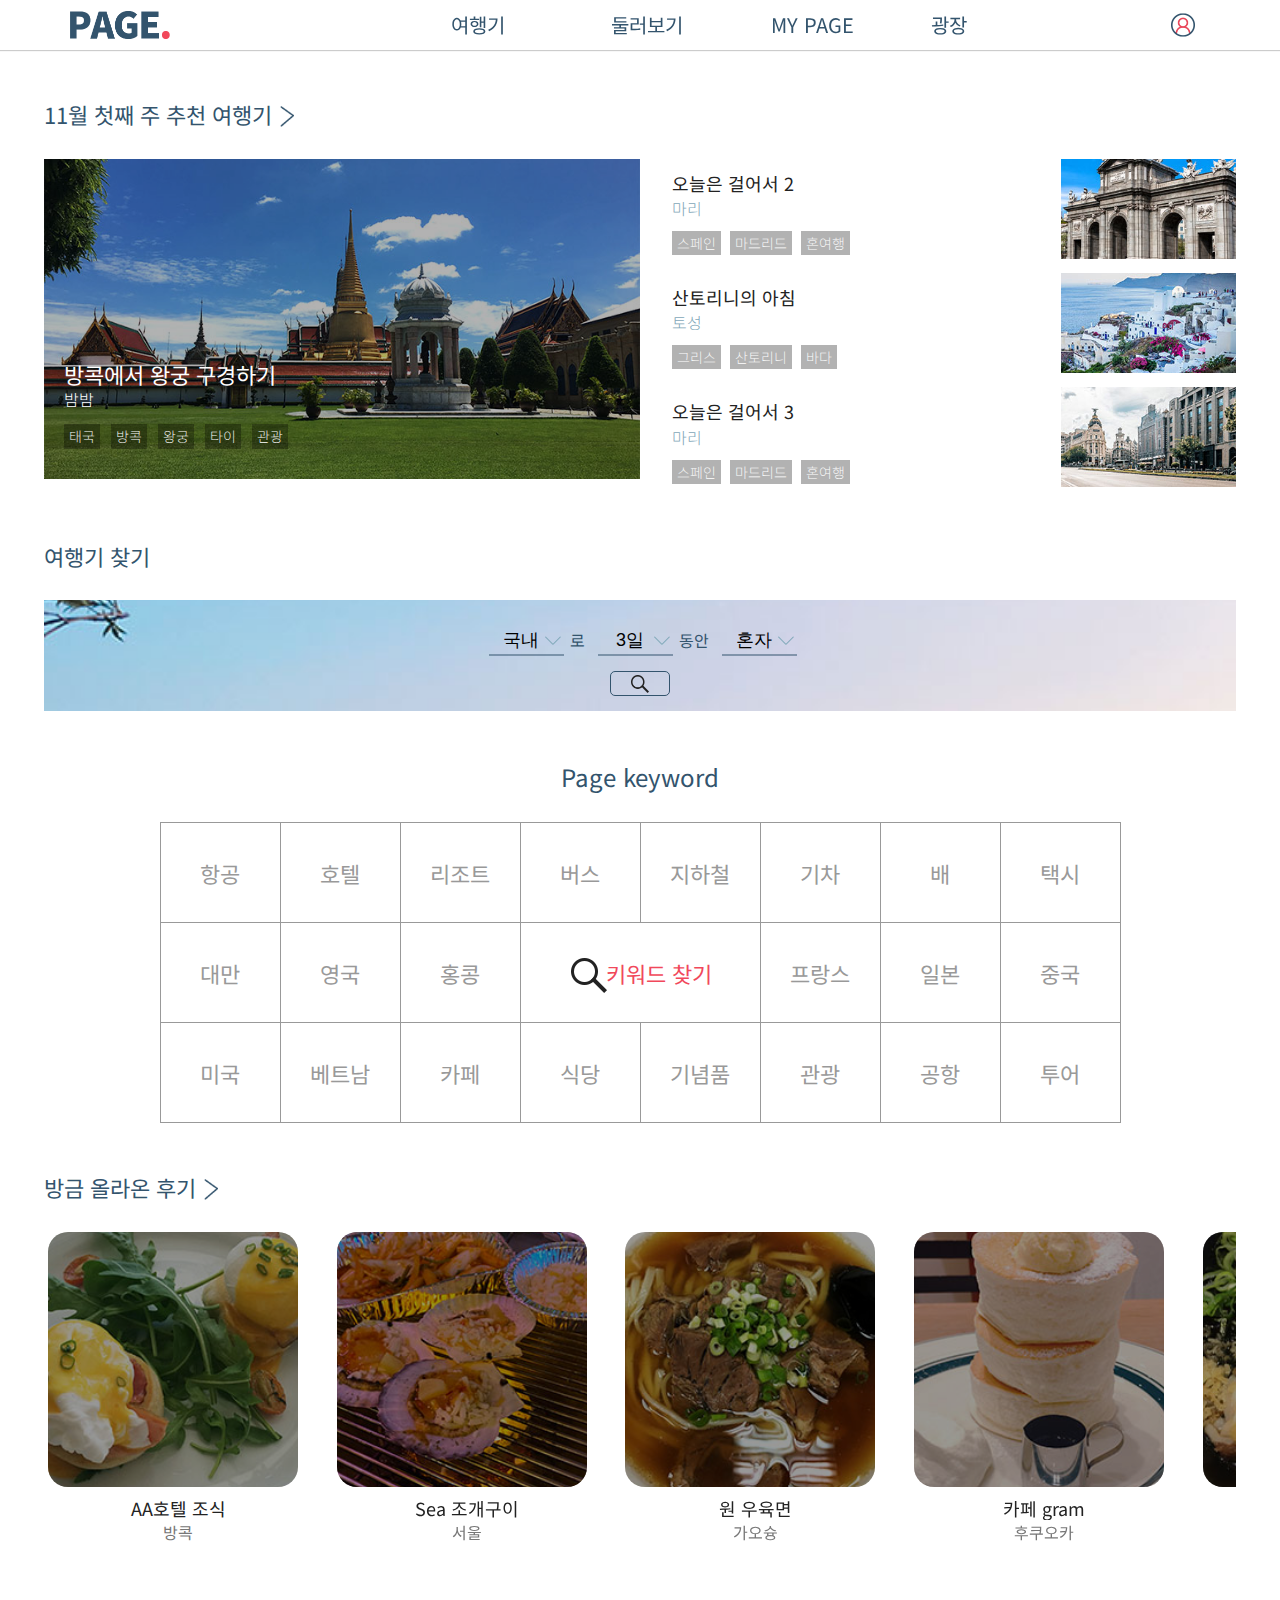
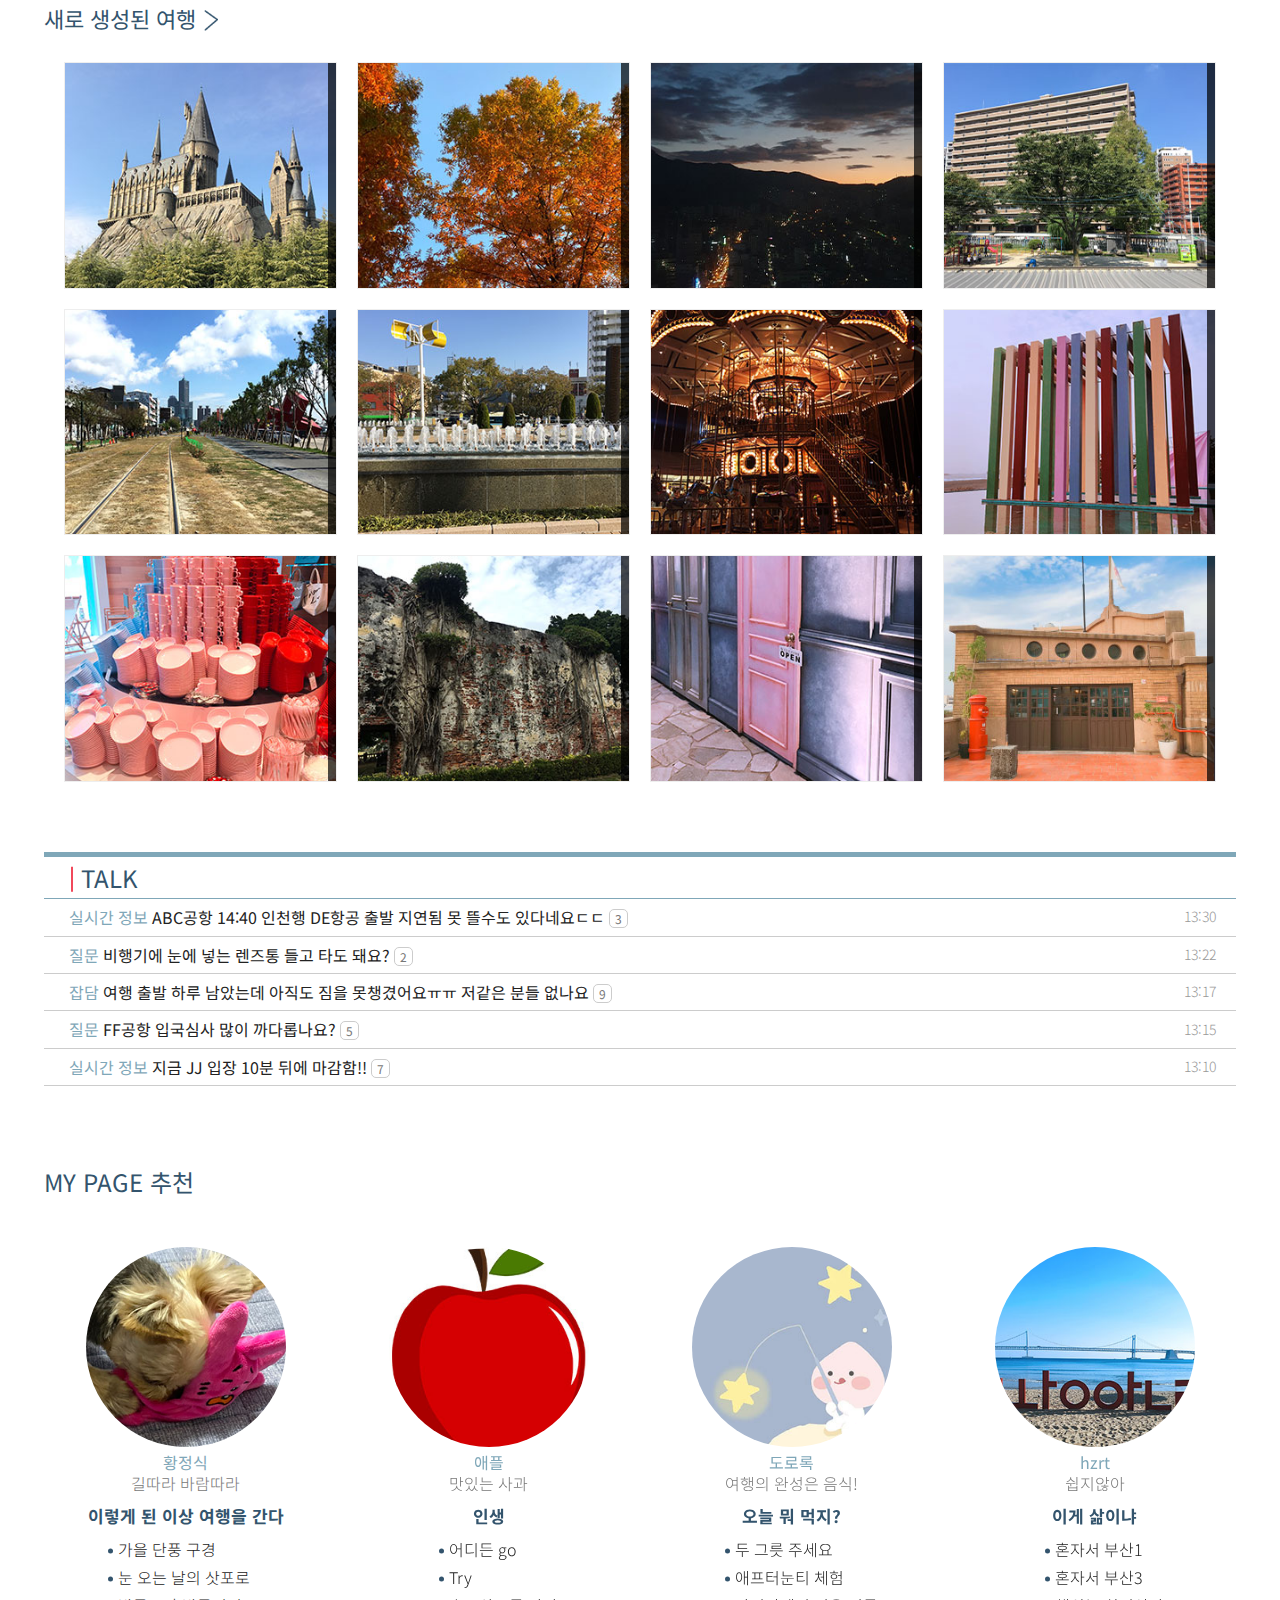
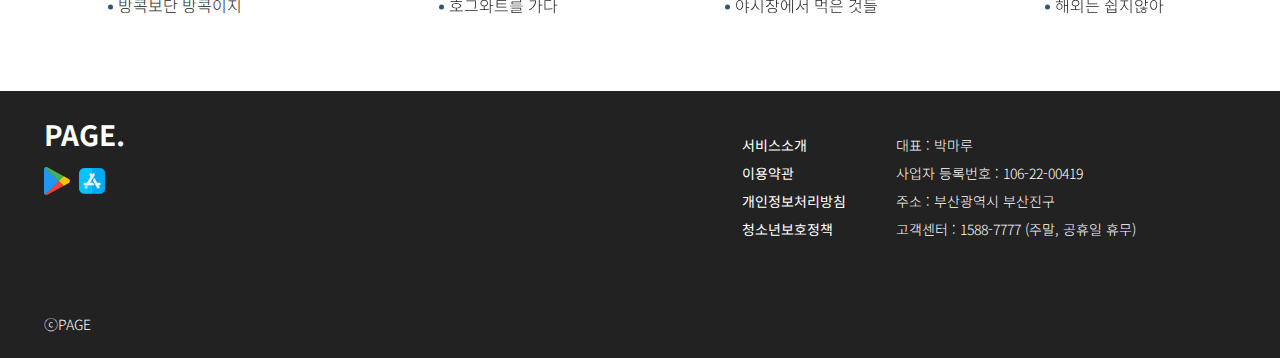
<file: index.html>
<!DOCTYPE html>
<html lang="ko">
<head>
  <meta charset="UTF-8">
  <meta http-equiv="X-UA-Compatible" content="IE=edge">
  <meta name="viewport" content="width=device-width, initial-scale=1.0">
  <title>Page - 여행의 시작과 끝</title>
  <link href="css/import.css" rel="stylesheet">
  <script src="js/jquery-1.12.3.js"></script>
  <script src="js/swiper-bundle.min.js"></script>
  <script src="js/script.js"></script>
  <!--[if lt IE 9]>
    <script src="js/html5shiv-printshiv.min.js"></script>
  <![endif]-->
  <!-- Favicon-->
  <link rel="icon" type="image/x-icon" href="img/icon_page.ico">
</head>
<body>
  <div id="wrap">
    <form action="" method="">
      <header>
        <div class="inner">
          <h1><a href="index.html" class="hidden">PAGE</a></h1>
          <div class="btnBox">
            <button type="button" class="btn_open hidden">메뉴열기</button>
            <button type="button" class="btn_close hidden">메뉴닫기</button>
            <button type="button" class="btn_login hidden">로그인</button>
          </div><!--.btnBox-->
          <div class="navbg"></div>
          <nav>
            <h2>메인 네비게이션</h2>
            <ul class="mainMenu">
              <li>
                <h3><a href="sub_travel.html">여행기</a></h3>
                <ul class="subMenu">
                  <li><a href="sub_travel.html">추천 여행기</a></li>
                  <!-- <li><a href="#">후기</a></li>
                  <li><a href="#">일정표</a></li> -->
                </ul>
              </li>
              <li>
                <h3><a href="sub_look.html">둘러보기</a></h3>
                <ul class="subMenu">
                  <li><a href="sub_look.html">후기</a></li>
                </ul>
              </li>
              <li>
                <h3><a href="sub_mypage.html">MY PAGE</a></h3>
                <ul class="subMenu">
                  <li><a href="sub_mypage.html">내 여행모음</a></li>
                  <!-- <li><a href="#">일정표 관리</a></li>
                  <li><a href="#">책갈피 목록</a></li> -->
                </ul>
              </li>
              <li>
                <h3><a href="sub_talk.html">광장</a></h3>
                <ul class="subMenu">
                  <li><a href="sub_talk.html">Talk</a></li>
                  <!-- <li><a href="#">공지사항</a></li>
                  <li><a href="#">Event</a></li> -->
                </ul>
              </li>
            </ul>
          </nav>
        </div><!--.inner-->
      </header>

      <div id="container">
        <section class="week">
          <div class="inner">
            <h4><a href="sub_travel.html">11월 첫째 주 추천 여행기</a></h4>
            <div class="week_wrap clear">
              <div class="week_big">
                <a href="sub_travel_post.html">
                  <div class="img_box">
                    <img src="img/week_big.jpg" alt="게시글 대표이미지">
                  </div><!--.img_box-->
                  <div class="txt_box">
                    <h5><a href="sub_travel_post.html">방콕에서 왕궁 구경하기</a></h5>
                    <span class="name"><a href="sub_mypage.html">밤밤</a></span>
                    <ul>
                      <li><a href="#">태국</a></li>
                      <li><a href="#">방콕</a></li>
                      <li><a href="#">왕궁</a></li>
                      <li><a href="#">타이</a></li>
                      <li><a href="#">관광</a></li>
                    </ul>
                  </div><!--.txt_box-->
                </a>
              </div><!--.week_big-->
              <div class="week_small">
                <div class="week_s1 clear">
                  <div class="txt_box">
                    <h5><a href="#">오늘은 걸어서 2</a></h5>
                    <span class="name"><a href="#">마리</a></span>
                    <ul>
                      <li><a href="#">스페인</a></li>
                      <li><a href="#">마드리드</a></li>
                      <li><a href="#">혼여행</a></li>
                    </ul>
                  </div><!--.txt_box-->
                  <div class="img_box">
                    <a href="#"><img src="img/week_small01.jpg" alt="게시글 대표이미지"></a>
                  </div><!--.img_box-->
                </div><!--.week_s1-->
                <div class="week_s2 clear">
                  <div class="txt_box">
                    <h5><a href="#">산토리니의 아침</a></h5>
                    <span class="name"><a href="#">토성</a></span>
                    <ul>
                      <li><a href="#">그리스</a></li>
                      <li><a href="#">산토리니</a></li>
                      <li><a href="#">바다</a></li>
                    </ul>
                  </div><!--.txt_box-->
                  <div class="img_box">
                    <a href="#"><img src="img/week_small02.jpg" alt="게시글 대표이미지"></a>
                  </div><!--.img_box-->
                </div><!--.week_s2-->
                <div class="week_s3 clear">
                  <div class="txt_box">
                    <h5><a href="#">오늘은 걸어서 3</a></h5>
                    <span class="name"><a href="#">마리</a></span>
                    <ul>
                      <li><a href="#">스페인</a></li>
                      <li><a href="#">마드리드</a></li>
                      <li><a href="#">혼여행</a></li>
                    </ul>
                  </div><!--.txt_box-->
                  <div class="img_box">
                    <a href="#"><img src="img/week_small03.jpg" alt="게시글 대표이미지"></a>
                  </div><!--.img_box-->
                </div><!--.week_s3-->
              </div><!--.week_small-->
            </div><!--.week_wrap-->
          </div><!--.inner-->
        </section><!--.week-->

        <section class="search">
          <div class="inner">
            <h4>여행기 찾기</h4>
            <div class="s_box">
              <ul>
                <li>
                  <select name="country">
                    <option value="c_all">전체</option>
                    <option value="internal" selected>국내</option>
                    <option value="overseas">해외</option>
                  </select>
                  <span>로</span>
                </li>
                <li>
                  <select name="day">
                    <option value="d_all">전체</option>
                    <option value="d1">1일</option>
                    <option value="d2">2일</option>
                    <option value="d3" selected>3일</option>
                    <option value="d4">4일</option>
                    <option value="d5">5일</option>
                    <option value="d6">6일</option>
                    <option value="d7">7일</option>
                    <option value="d8">8일</option>
                    <option value="d9">9일</option>
                    <option value="d10">10일 이상</option>
                  </select>
                  <span>동안</span>
                </li>
                <li>
                  <select name="with">
                    <option value="w_all">전체</option>
                    <option value="alone" selected>혼자</option>
                    <option value="family">가족</option>
                    <option value="friend">친구</option>
                    <option value="couple">애인</option>
                  </select>
                </li>
              </ul>
              <button type="button" class="btn_sch hidden">검색</button>
            </div><!--.s_box-->
          </div><!--.inner-->
        </section><!--.search-->

        <section class="keyword">
          <div class="inner">
            <h4>Page keyword</h4>
            <div class="k_wrap">
              <ul class="clear">
                <li><a href="#">항공</a></li>
                <li><a href="#">호텔</a></li>
                <li><a href="#">리조트</a></li>
                <li><a href="#">버스</a></li>
                <li><a href="#">지하철</a></li>
                <li><a href="#">기차</a></li>
                <li><a href="#">배</a></li>
                <li><a href="#">택시</a></li>
                <li><a href="#">대만</a></li>
                <li><a href="#">영국</a></li>
                <li><a href="#">홍콩</a></li>
                <li><a href="#" class="k_sch">키워드 찾기</a></li>
                <li><a href="#">프랑스</a></li>
                <li><a href="#">일본</a></li>
                <li><a href="#">중국</a></li>
                <li><a href="#">미국</a></li>
                <li><a href="#">베트남</a></li>
                <li><a href="#">카페</a></li>
                <li><a href="#">식당</a></li>
                <li><a href="#">기념품</a></li>
                <li><a href="#">관광</a></li>
                <li><a href="#">공항</a></li>
                <li><a href="#">투어</a></li>
              </ul>
            </div><!--.k_wrap-->
          </div><!--.inner-->
        </section><!--.keyword-->

        <section class="review">
          <div class="inner">
            <h4><a href="#">방금 올라온 후기</a></h4>
            <div class="r_box_wrap">
              <!-- Swiper -->
              <div class="swiper mySwiper_rv">
                <div class="swiper-wrapper">
                  <div class="swiper-slide rvList">
                    <a href="#">
                      <div class="img_box">
                        <img src="img/review01.jpg" alt="리뷰이미지">
                      </div><!--.img_box-->
                      <div class="txt_box">
                        <strong>AA호텔 조식</strong>
                        <span>방콕</span>
                      </div><!--.txt_box-->
                    </a>
                  </div>
                  <div class="swiper-slide rvList">
                    <a href="#">
                      <div class="img_box">
                        <img src="img/review02.jpg" alt="리뷰이미지">
                      </div><!--.img_box-->
                      <div class="txt_box">
                        <strong>Sea 조개구이</strong>
                        <span>서울</span>
                      </div><!--.txt_box-->
                    </a>
                  </div>
                  <div class="swiper-slide rvList">
                    <a href="#">
                      <div class="img_box">
                        <img src="img/review03.jpg" alt="리뷰이미지">
                      </div><!--.img_box-->
                      <div class="txt_box">
                        <strong>원 우육면</strong>
                        <span>가오슝</span>
                      </div><!--.txt_box-->
                    </a>
                  </div>
                  <div class="swiper-slide rvList">
                    <a href="#">
                      <div class="img_box">
                        <img src="img/review04.jpg" alt="리뷰이미지">
                      </div><!--.img_box-->
                      <div class="txt_box">
                        <strong>카페 gram</strong>
                        <span>후쿠오카</span>
                      </div><!--.txt_box-->
                    </a>
                  </div>
                  <div class="swiper-slide rvList">
                    <a href="#">
                      <div class="img_box">
                        <img src="img/review05.jpg" alt="리뷰이미지">
                      </div><!--.img_box-->
                      <div class="txt_box">
                        <strong>갈비우동</strong>
                        <span>후쿠오카</span>
                      </div><!--.txt_box-->
                    </a>
                  </div>
                  <div class="swiper-slide rvList">
                    <a href="#">
                      <div class="img_box">
                        <img src="img/review06.jpg" alt="리뷰이미지">
                      </div><!--.img_box-->
                      <div class="txt_box">
                        <strong>흑당버블티</strong>
                        <span>타이베이</span>
                      </div><!--.txt_box-->
                    </a>
                  </div>
                  <div class="swiper-slide rvList">
                    <a href="#">
                      <div class="img_box">
                        <img src="img/review07.jpg" alt="리뷰이미지">
                      </div><!--.img_box-->
                      <div class="txt_box">
                        <strong>화덕피자</strong>
                        <span>부산</span>
                      </div><!--.txt_box-->
                    </a>
                  </div>
                  <div class="swiper-slide rvList">
                    <a href="#">
                      <div class="img_box">
                        <img src="img/review08.jpg" alt="리뷰이미지">
                      </div><!--.img_box-->
                      <div class="txt_box">
                        <strong>리코타치즈 수플레 팬케이크</strong>
                        <span>서울 마포구</span>
                      </div><!--.txt_box-->
                    </a>
                  </div>
                </div>
                <!-- <div class="swiper-button-next"></div>
                <div class="swiper-button-prev"></div> -->
                <div class="swiper-scrollbar"></div>
              </div>
            </div><!--.r_box_wrap-->
          </div><!--.inner-->
        </section><!--.review-->

        <section class="travel">
          <div class="inner">
            <h4><a href="sub_travel.html">새로 생성된 여행</a></h4>
            <div class="trv_wrap">
              <div class="trv_box t01">
                <div class="img_box">
                  <a href="#"><img src="img/new01.jpg" alt="게시물 커버이미지"></a>
                </div><!--.img_box-->
                <div class="txt_box">
                  <h5><a href="#" class="title">호그와트를 가다</a></h5>
                  <ul class="trv_info">
                    <li>21.11.17 ~ 21.11.20</li>
                    <li>오사카</li>
                    <li>3명</li>
                  </ul>
                  <div class="trv_pf">
                    <div class="img_box"><img src="img/pf_s01.jpg" alt="작은 프로필이미지"></div>
                    <a href="#" class="user_name">애플</a>
                  </div><!--.trv_pf-->
                </div><!--.txt_box-->
              </div><!--.trv_box t01-->
              <div class="trv_box t02">
                <div class="img_box">
                  <a href="#"><img src="img/new02.jpg" alt="게시물 커버이미지"></a>
                </div><!--.img_box-->
                <div class="txt_box">
                  <h5><a href="#" class="title">가을 단풍구경</a></h5>
                  <ul class="trv_info">
                    <li>21.11.17 ~ 21.11.20</li>
                    <li>지리산</li>
                    <li>4명</li>
                  </ul>
                  <div class="trv_pf">
                    <div class="img_box"><img src="img/pf_s02.jpg" alt="작은 프로필이미지"></div>
                    <a href="#" class="user_name">트리체</a>
                  </div><!--.trv_pf-->
                </div><!--.txt_box-->
              </div><!--.trv_box t02-->
              <div class="trv_box t03">
                <div class="img_box">
                  <a href="#"><img src="img/new03.jpg" alt="게시물 커버이미지"></a>
                </div><!--.img_box-->
                <div class="txt_box">
                  <h5><a href="#" class="title">밤하늘</a></h5>
                  <ul class="trv_info">
                    <li>21.11.17 ~ 21.11.20</li>
                    <li>부산</li>
                    <li>2명</li>
                  </ul>
                  <div class="trv_pf">
                    <div class="img_box"><img src="img/pf_s03.jpg" alt="작은 프로필이미지"></div>
                    <a href="#" class="user_name">cookie</a>
                  </div><!--.trv_pf-->
                </div><!--.txt_box-->
              </div><!--.trv_box t03-->
              <div class="trv_box t04">
                <div class="img_box">
                  <a href="#"><img src="img/new04.jpg" alt="게시물 커버이미지"></a>
                </div><!--.img_box-->
                <div class="txt_box">
                  <h5><a href="#" class="title">맛집투어 - 후쿠오카편</a></h5>
                  <ul class="trv_info">
                    <li>21.11.17 ~ 21.11.20</li>
                    <li>후쿠오카</li>
                    <li>1명</li>
                  </ul>
                  <div class="trv_pf">
                    <div class="img_box"><img src="img/pf_s04.jpg" alt="작은 프로필이미지"></div>
                    <a href="#" class="user_name">도로록</a>
                  </div><!--.trv_pf-->
                </div><!--.txt_box-->
              </div><!--.trv_box t04-->
              <div class="trv_box t05">
                <div class="img_box">
                  <a href="#"><img src="img/new05.jpg" alt="게시물 커버이미지"></a>
                </div><!--.img_box-->
                <div class="txt_box">
                  <h5><a href="#" class="title">보얼예술특구</a></h5>
                  <ul class="trv_info">
                    <li>21.11.17 ~ 21.11.20</li>
                    <li>가오슝</li>
                    <li>2명</li>
                  </ul>
                  <div class="trv_pf">
                    <div class="img_box"><img src="img/pf_s05.jpg" alt="작은 프로필이미지"></div>
                    <a href="#" class="user_name">황정식</a>
                  </div><!--.trv_pf-->
                </div><!--.txt_box-->
              </div><!--.trv_box t05-->
              <div class="trv_box t06">
                <div class="img_box">
                  <a href="#"><img src="img/new06.jpg" alt="게시물 커버이미지"></a>
                </div><!--.img_box-->
                <div class="txt_box">
                  <h5><a href="#" class="title">모르는 길 걷기</a></h5>
                  <ul class="trv_info">
                    <li>21.11.17 ~ 21.11.20</li>
                    <li>오사카</li>
                    <li>1명</li>
                  </ul>
                  <div class="trv_pf">
                    <div class="img_box"><img src="img/pf_s06.jpg" alt="작은 프로필이미지"></div>
                    <a href="#" class="user_name">펭하</a>
                  </div><!--.trv_pf-->
                </div><!--.txt_box-->
              </div><!--.trv_box t06-->
              <div class="trv_box t07 more_view">
                <div class="img_box">
                  <a href="#"><img src="img/new07.jpg" alt="게시물 커버이미지"></a>
                </div><!--.img_box-->
                <div class="txt_box">
                  <h5><a href="#" class="title">인생의 회전목마</a></h5>
                  <ul class="trv_info">
                    <li>21.11.17 ~ 21.11.20</li>
                    <li>아시아티크</li>
                    <li>2명</li>
                  </ul>
                  <div class="trv_pf">
                    <div class="img_box"><img src="img/pf_s07.jpg" alt="작은 프로필이미지"></div>
                    <a href="#" class="user_name">마루</a>
                  </div><!--.trv_pf-->
                </div><!--.txt_box-->
              </div><!--.trv_box t07-->
              <div class="trv_box t08 more_view">
                <div class="img_box">
                  <a href="#"><img src="img/new08.jpg" alt="게시물 커버이미지"></a>
                </div><!--.img_box-->
                <div class="txt_box">
                  <h5><a href="#" class="title">치진섬에서 전동자전거 타고 돌아다니기</a></h5>
                  <ul class="trv_info">
                    <li>21.11.17 ~ 21.11.20</li>
                    <li>가오슝</li>
                    <li>6명</li>
                  </ul>
                  <div class="trv_pf">
                    <div class="img_box"><img src="img/pf_s08.jpg" alt="작은 프로필이미지"></div>
                    <a href="#" class="user_name">우비소년</a>
                  </div><!--.trv_pf-->
                </div><!--.txt_box-->
              </div><!--.trv_box t08-->
              <div class="trv_box t09 more_view">
                <div class="img_box">
                  <a href="#"><img src="img/new09.jpg" alt="게시물 커버이미지"></a>
                </div><!--.img_box-->
                <div class="txt_box">
                  <h5><a href="#" class="title">프랑프랑</a></h5>
                  <ul class="trv_info">
                    <li>21.11.17 ~ 21.11.20</li>
                    <li>후쿠오카</li>
                    <li>3명</li>
                  </ul>
                  <div class="trv_pf">
                    <div class="img_box"><img src="img/pf_s09.jpg" alt="작은 프로필이미지"></div>
                    <a href="#" class="user_name">달빛</a>
                  </div><!--.trv_pf-->
                </div><!--.txt_box-->
              </div><!--.trv_box t09-->
              <div class="trv_box t10 more_view">
                <div class="img_box">
                  <a href="#"><img src="img/new10.jpg" alt="게시물 커버이미지"></a>
                </div><!--.img_box-->
                <div class="txt_box">
                  <h5><a href="#" class="title">안평수옥</a></h5>
                  <ul class="trv_info">
                    <li>21.11.17 ~ 21.11.20</li>
                    <li>안평</li>
                    <li>4명</li>
                  </ul>
                  <div class="trv_pf">
                    <div class="img_box"><img src="img/pf_s10.jpg" alt="작은 프로필이미지"></div>
                    <a href="#" class="user_name">조개먹는해달</a>
                  </div><!--.trv_pf-->
                </div><!--.txt_box-->
              </div><!--.trv_box t10-->
              <div class="trv_box t11 more_view">
                <div class="img_box">
                  <a href="#"><img src="img/new11.jpg" alt="게시물 커버이미지"></a>
                </div><!--.img_box-->
                <div class="txt_box">
                  <h5><a href="#" class="title">이상한 나라의 앨리스</a></h5>
                  <ul class="trv_info">
                    <li>21.11.17 ~ 21.11.20</li>
                    <li>텐진</li>
                    <li>1명</li>
                  </ul>
                  <div class="trv_pf">
                    <div class="img_box"><img src="img/pf_s11.jpg" alt="작은 프로필이미지"></div>
                    <a href="#" class="user_name">고양이</a>
                  </div><!--.trv_pf-->
                </div><!--.txt_box-->
              </div><!--.trv_box t11-->
              <div class="trv_box t12 more_view">
                <div class="img_box">
                  <a href="#"><img src="img/new12.jpg" alt="게시물 커버이미지"></a>
                </div><!--.img_box-->
                <div class="txt_box">
                  <h5><a href="#" class="title">옛날백화점</a></h5>
                  <ul class="trv_info">
                    <li>21.11.17 ~ 21.11.20</li>
                    <li>타이난</li>
                    <li>2명</li>
                  </ul>
                  <div class="trv_pf">
                    <div class="img_box"><img src="img/pf_s12.jpg" alt="작은 프로필이미지"></div>
                    <a href="#" class="user_name">당근</a>
                  </div><!--.trv_pf-->
                </div><!--.txt_box-->
              </div><!--.trv_box t12-->
           </div><!--.trv_wrap-->
           <a href="#" class="trv_more hidden">더보기</a>
          </div><!--.inner-->
        </section><!--.travel-->

        <section class="talk">
          <div class="inner">
            <h4><a href="sub_talk.html">TALK</a></h4>
            <ul>
              <li>
                <a href="sub_talk_1.html">
                  <span class="category">실시간 정보</span>
                  <span class="title">ABC공항 14:40 인천행 DE항공 출발 지연됨 못 뜰수도 있다네요ㄷㄷ</span>
                  <span class="reply">3</span>
                </a>
                <p class="time">13:30</p>
              </li>
              <li>
                <a href="sub_talk_2.html">
                  <span class="category">질문</span>
                  <span class="title">비행기에 눈에 넣는 렌즈통 들고 타도 돼요?</span>
                  <span class="reply">2</span>
                </a>
                <p class="time">13:22</p>
              </li>
              <li>
                <a href="#">
                  <span class="category">잡담</span>
                  <span class="title">여행 출발 하루 남았는데 아직도 짐을 못챙겼어요ㅠㅠ 저같은 분들 없나요</span>
                  <span class="reply">9</span>
                </a>
                <p class="time">13:17</p>
              </li>
              <li>
                <a href="#">
                  <span class="category">질문</span>
                  <span class="title">FF공항 입국심사 많이 까다롭나요?</span>
                  <span class="reply">5</span>
                </a>
                <p class="time">13:15</p>
              </li>
              <li>
                <a href="#">
                  <span class="category">실시간 정보</span>
                  <span class="title">지금 JJ 입장 10분 뒤에 마감함!!</span>
                  <span class="reply">7</span>
                </a>
                <p class="time">13:10</p>
              </li>
            </ul>
          </div><!--.inner-->
        </section><!--.talk-->

        <section class="recommend">
          <div class="inner">
            <h4>MY PAGE 추천</h4>
            <!-- Swiper -->
            <div class="swiper mySwiper_re">
              <div class="swiper-wrapper">
                <div class="swiper-slide reList">
                  <div class="img_box">
                    <a href="#"><img src="img/pf_01.jpg" alt="프로필이미지"></a>
                  </div><!--.img_box-->
                  <div class="txt_box">
                    <p class="name"><strong>황정식</strong>길따라 바람따라</p>
                    <h5><a href="#">이렇게 된 이상 여행을 간다</a></h5>
                    <ul>
                      <li><a href="#">가을 단풍 구경</a></li>
                      <li><a href="#">눈 오는 날의 삿포로</a></li>
                      <li><a href="#">방콕보단 방콕이지</a></li>
                    </ul>
                  </div><!--.txt_box-->
                </div>
                <div class="swiper-slide reList">
                  <div class="img_box">
                    <a href="#"><img src="img/pf_02.jpg" alt="프로필이미지"></a>
                  </div><!--.img_box-->
                  <div class="txt_box">
                    <p class="name"><strong>애플</strong>맛있는 사과</p>
                    <h5><a href="#">인생</a></h5>
                    <ul>
                      <li><a href="#">어디든 go</a></li>
                      <li><a href="#">Try</a></li>
                      <li><a href="#">호그와트를 가다</a></li>
                    </ul>
                  </div><!--.txt_box-->
                </div>
                <div class="swiper-slide reList">
                  <div class="img_box">
                    <a href="#"><img src="img/pf_03.jpg" alt="프로필이미지"></a>
                  </div><!--.img_box-->
                  <div class="txt_box">
                    <p class="name"><strong>도로록</strong>여행의 완성은 음식!</p>
                    <h5><a href="#">오늘 뭐 먹지?</a></h5>
                    <ul>
                      <li><a href="#">두 그릇 주세요</a></li>
                      <li><a href="#">애프터눈티 체험</a></li>
                      <li><a href="#">야시장에서 먹은 것들</a></li>
                    </ul>
                  </div><!--.txt_box-->
                </div>
                <div class="swiper-slide reList">
                  <div class="img_box">
                    <a href="#"><img src="img/pf_04.jpg" alt="프로필이미지"></a>
                  </div><!--.img_box-->
                  <div class="txt_box">
                    <p class="name"><strong>hzrt</strong>쉽지않아</p>
                    <h5><a href="#">이게 삶이냐</a></h5>
                    <ul>
                      <li><a href="#">혼자서 부산1</a></li>
                      <li><a href="#">혼자서 부산3</a></li>
                      <li><a href="#">해외는 쉽지않아</a></li>
                    </ul>
                  </div><!--.txt_box-->
                </div>
              </div>
              <div class="swiper-pagination"></div>
            </div>
          </div><!--.inner-->
        </section><!--.recommend-->

      </div><!-- #container -->


      <footer>
        <div class="inner">
          <div class="f_logo">PAGE.</div>
          <div class="app_down">
            <a href="#" class="playstore">구글 플레이스토어 바로가기</a>
            <a href="#" class="appstore">애플 앱스토어 바로가기</a>
          </div><!--.app_down-->
          <div class="f_info">
            <ul class="f_info1">
              <li><a href="#">서비스소개</a></li>
              <li><a href="#">이용약관</a></li>
              <li><a href="#">개인정보처리방침</a></li>
              <li><a href="#">청소년보호정책</a></li>
            </ul>
            <ul class="f_info2">
              <li>대표 : 박마루</li>
              <li>사업자 등록번호 : 106-22-00419</li>
              <li>주소 : 부산광역시 부산진구</li>
              <li>고객센터 : 1588-7777 (주말, 공휴일 휴무)</li>
            </ul>
          </div><!--.f_info-->
          <span class="cop">ⓒPAGE</span>
          <a href="#" class="go_top">TOP</a>
        </div><!--.inner-->
      </footer>
    </form>
  </div><!-- #wrap -->
</body>
</html>
</file>
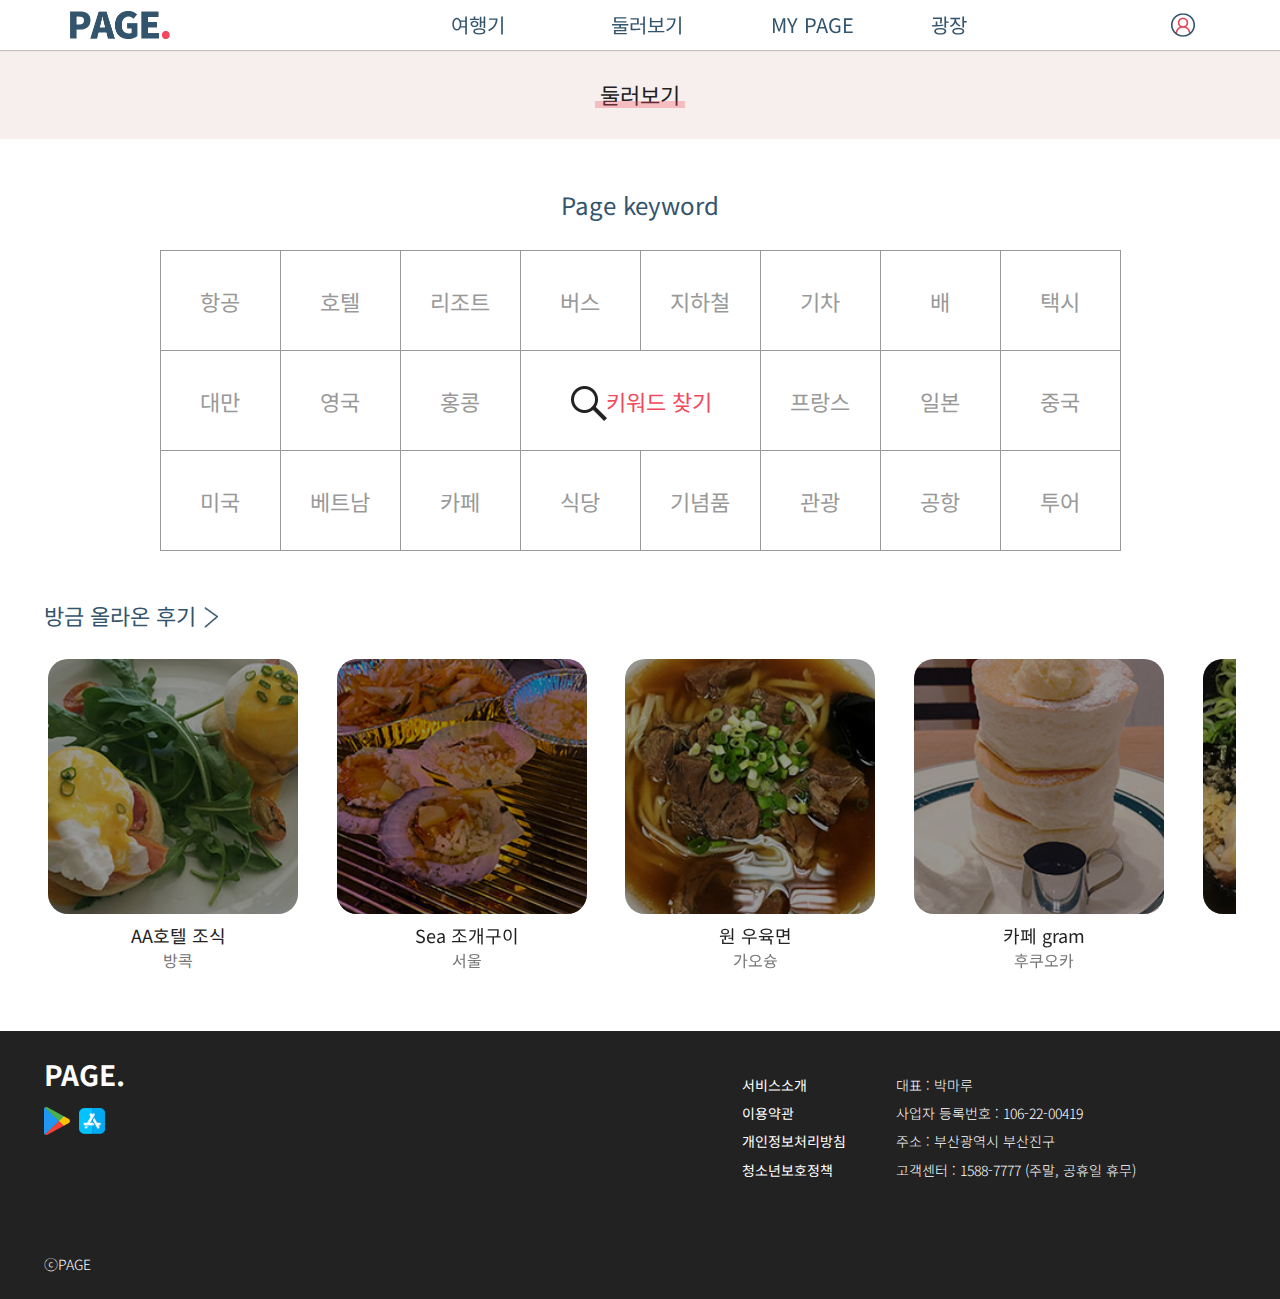
<file: sub_look.html>
<!DOCTYPE html>
<html lang="ko">
<head>
  <meta charset="UTF-8">
  <meta http-equiv="X-UA-Compatible" content="IE=edge">
  <meta name="viewport" content="width=device-width, initial-scale=1.0">
  <title>Page - 여행의 시작과 끝 : Travel</title>
  <link href="css/import.css" rel="stylesheet">
  <script src="js/jquery-1.12.3.js"></script>
  <script src="js/swiper-bundle.min.js"></script>
  <script src="js/script.js"></script>
  <!--[if lt IE 9]>
    <script src="js/html5shiv-printshiv.min.js"></script>
  <![endif]-->
  <!-- Favicon-->
  <link rel="icon" type="image/x-icon" href="img/icon_page.ico">
</head>
<body>
  <div id="wrap">
    <form action="" method="">
      <header>
        <div class="inner">
          <h1><a href="index.html" class="hidden">PAGE</a></h1>
          <div class="btnBox">
            <button type="button" class="btn_open hidden">메뉴열기</button>
            <button type="button" class="btn_close hidden">메뉴닫기</button>
            <button type="button" class="btn_login hidden">로그인</button>
          </div><!--.btnBox-->
          <div class="navbg"></div>
          <nav>
            <h2>메인 네비게이션</h2>
            <ul class="mainMenu">
              <li>
                <h3><a href="sub_travel.html">여행기</a></h3>
                <ul class="subMenu">
                  <li><a href="sub_travel.html">추천 여행기</a></li>
                  <!-- <li><a href="#">후기</a></li>
                  <li><a href="#">일정표</a></li> -->
                </ul>
              </li>
              <li>
                <h3><a href="sub_look.html">둘러보기</a></h3>
                <ul class="subMenu">
                  <li><a href="sub_look.html">후기</a></li>
                </ul>
              </li>
              <li>
                <h3><a href="sub_mypage.html">MY PAGE</a></h3>
                <ul class="subMenu">
                  <li><a href="sub_mypage.html">내 여행모음</a></li>
                  <!-- <li><a href="#">일정표 관리</a></li>
                  <li><a href="#">책갈피 목록</a></li> -->
                </ul>
              </li>
              <li>
                <h3><a href="sub_talk.html">광장</a></h3>
                <ul class="subMenu">
                  <li><a href="sub_talk.html">Talk</a></li>
                  <!-- <li><a href="#">공지사항</a></li>
                  <li><a href="#">Event</a></li> -->
                </ul>
              </li>
            </ul>
          </nav>
        </div><!--.inner-->
      </header>
      
      <div id="container">
        <div class="bar">
          <h3>둘러보기</h3>
        </div>
        <section class="keyword">
          <div class="inner">
            <h4>Page keyword</h4>
            <div class="k_wrap">
              <ul class="clear">
                <li><a href="#">항공</a></li>
                <li><a href="#">호텔</a></li>
                <li><a href="#">리조트</a></li>
                <li><a href="#">버스</a></li>
                <li><a href="#">지하철</a></li>
                <li><a href="#">기차</a></li>
                <li><a href="#">배</a></li>
                <li><a href="#">택시</a></li>
                <li><a href="#">대만</a></li>
                <li><a href="#">영국</a></li>
                <li><a href="#">홍콩</a></li>
                <li><a href="#" class="k_sch">키워드 찾기</a></li>
                <li><a href="#">프랑스</a></li>
                <li><a href="#">일본</a></li>
                <li><a href="#">중국</a></li>
                <li><a href="#">미국</a></li>
                <li><a href="#">베트남</a></li>
                <li><a href="#">카페</a></li>
                <li><a href="#">식당</a></li>
                <li><a href="#">기념품</a></li>
                <li><a href="#">관광</a></li>
                <li><a href="#">공항</a></li>
                <li><a href="#">투어</a></li>
              </ul>
            </div><!--.k_wrap-->
          </div><!--.inner-->
        </section><!--.keyword-->

        <section class="review">
          <div class="inner">
            <h4><a href="#">방금 올라온 후기</a></h4>
            <div class="r_box_wrap">
              <!-- Swiper -->
              <div class="swiper mySwiper_rv">
                <div class="swiper-wrapper">
                  <div class="swiper-slide rvList">
                    <a href="#">
                      <div class="img_box">
                        <img src="img/review01.jpg" alt="리뷰이미지">
                      </div><!--.img_box-->
                      <div class="txt_box">
                        <strong>AA호텔 조식</strong>
                        <span>방콕</span>
                      </div><!--.txt_box-->
                    </a>
                  </div>
                  <div class="swiper-slide rvList">
                    <a href="#">
                      <div class="img_box">
                        <img src="img/review02.jpg" alt="리뷰이미지">
                      </div><!--.img_box-->
                      <div class="txt_box">
                        <strong>Sea 조개구이</strong>
                        <span>서울</span>
                      </div><!--.txt_box-->
                    </a>
                  </div>
                  <div class="swiper-slide rvList">
                    <a href="#">
                      <div class="img_box">
                        <img src="img/review03.jpg" alt="리뷰이미지">
                      </div><!--.img_box-->
                      <div class="txt_box">
                        <strong>원 우육면</strong>
                        <span>가오슝</span>
                      </div><!--.txt_box-->
                    </a>
                  </div>
                  <div class="swiper-slide rvList">
                    <a href="#">
                      <div class="img_box">
                        <img src="img/review04.jpg" alt="리뷰이미지">
                      </div><!--.img_box-->
                      <div class="txt_box">
                        <strong>카페 gram</strong>
                        <span>후쿠오카</span>
                      </div><!--.txt_box-->
                    </a>
                  </div>
                  <div class="swiper-slide rvList">
                    <a href="#">
                      <div class="img_box">
                        <img src="img/review05.jpg" alt="리뷰이미지">
                      </div><!--.img_box-->
                      <div class="txt_box">
                        <strong>갈비우동</strong>
                        <span>후쿠오카</span>
                      </div><!--.txt_box-->
                    </a>
                  </div>
                  <div class="swiper-slide rvList">
                    <a href="#">
                      <div class="img_box">
                        <img src="img/review06.jpg" alt="리뷰이미지">
                      </div><!--.img_box-->
                      <div class="txt_box">
                        <strong>흑당버블티</strong>
                        <span>타이베이</span>
                      </div><!--.txt_box-->
                    </a>
                  </div>
                  <div class="swiper-slide rvList">
                    <a href="#">
                      <div class="img_box">
                        <img src="img/review07.jpg" alt="리뷰이미지">
                      </div><!--.img_box-->
                      <div class="txt_box">
                        <strong>화덕피자</strong>
                        <span>부산</span>
                      </div><!--.txt_box-->
                    </a>
                  </div>
                  <div class="swiper-slide rvList">
                    <a href="#">
                      <div class="img_box">
                        <img src="img/review08.jpg" alt="리뷰이미지">
                      </div><!--.img_box-->
                      <div class="txt_box">
                        <strong>리코타치즈 수플레 팬케이크</strong>
                        <span>서울 마포구</span>
                      </div><!--.txt_box-->
                    </a>
                  </div>
                </div>
                <!-- <div class="swiper-button-next"></div>
                <div class="swiper-button-prev"></div> -->
                <div class="swiper-scrollbar"></div>
              </div>
            </div><!--.r_box_wrap-->
          </div><!--.inner-->
        </section><!--.review-->
        
      </div><!-- #container -->

      <footer>
        <div class="inner">
          <div class="f_logo">PAGE.</div>
          <div class="app_down">
            <a href="#" class="playstore">구글 플레이스토어 바로가기</a>
            <a href="#" class="appstore">애플 앱스토어 바로가기</a>
          </div><!--.app_down-->
          <div class="f_info">
            <ul class="f_info1">
              <li><a href="#">서비스소개</a></li>
              <li><a href="#">이용약관</a></li>
              <li><a href="#">개인정보처리방침</a></li>
              <li><a href="#">청소년보호정책</a></li>
            </ul>
            <ul class="f_info2">
              <li>대표 : 박마루</li>
              <li>사업자 등록번호 : 106-22-00419</li>
              <li>주소 : 부산광역시 부산진구</li>
              <li>고객센터 : 1588-7777 (주말, 공휴일 휴무)</li>
            </ul>
          </div><!--.f_info-->
          <span class="cop">ⓒPAGE</span>
          <a href="#" class="go_top">TOP</a>
        </div><!--.inner-->
      </footer>
    </form>
  </div><!-- #wrap -->
</body>
</html>
</file>
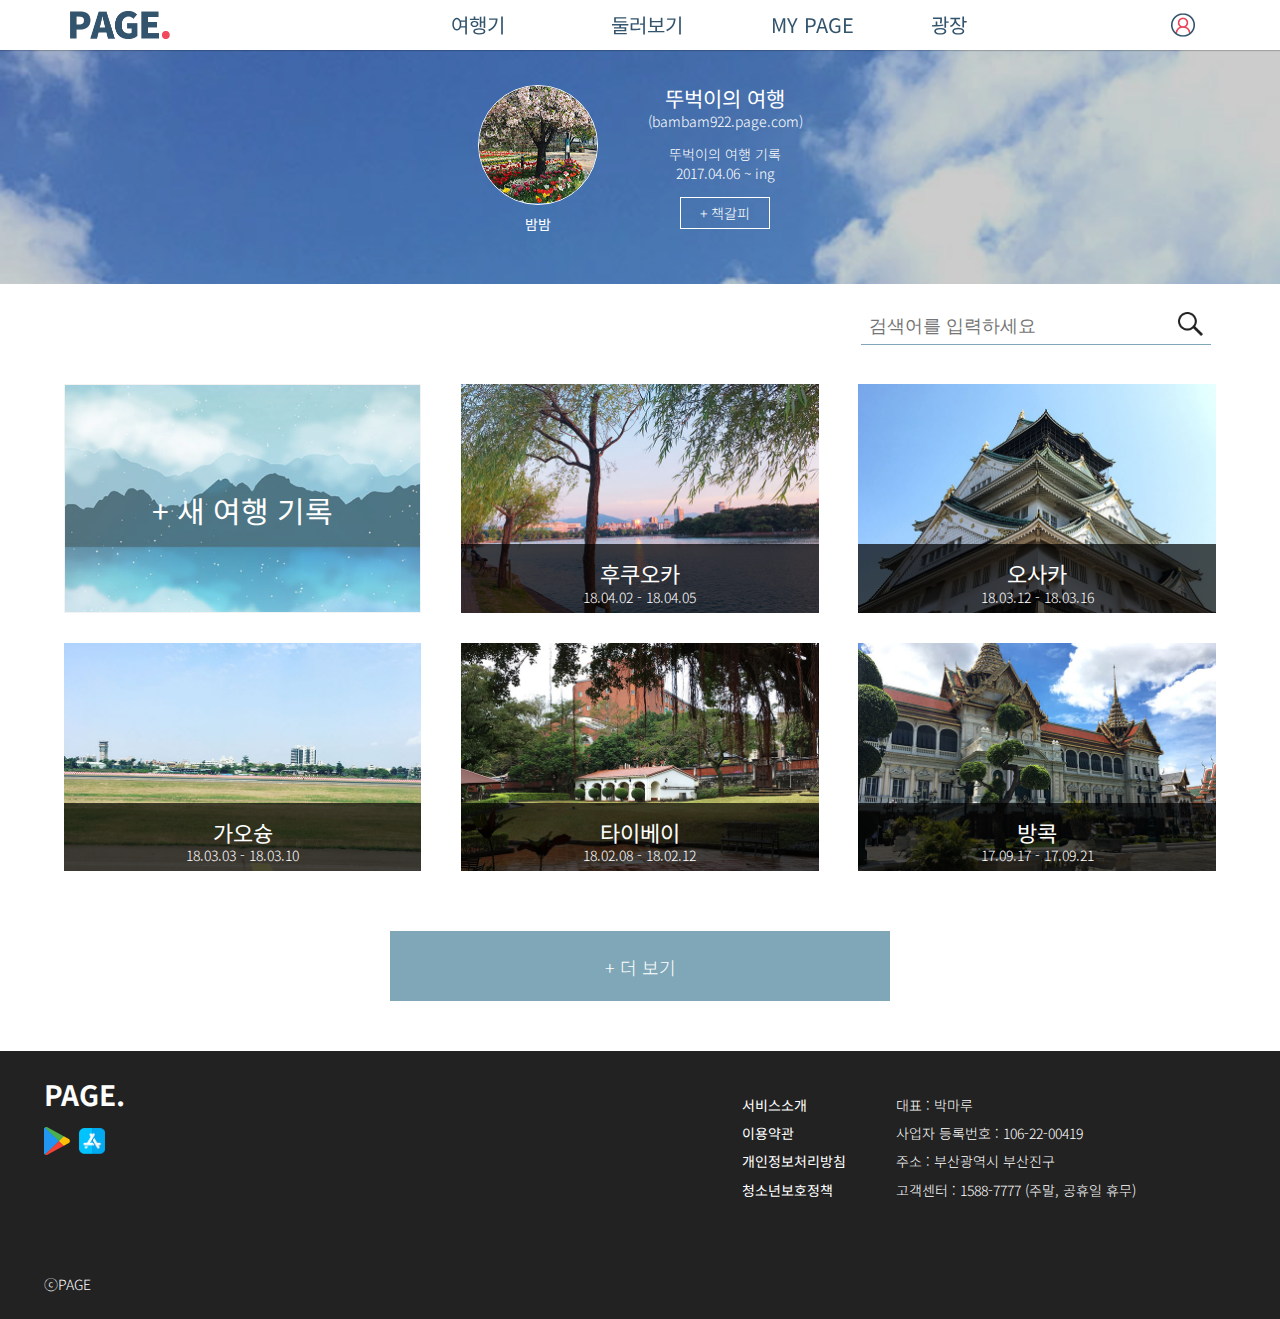
<file: sub_mypage.html>
<!DOCTYPE html>
<html lang="ko">
<head>
  <meta charset="UTF-8">
  <meta http-equiv="X-UA-Compatible" content="IE=edge">
  <meta name="viewport" content="width=device-width, initial-scale=1.0">
  <title>Page - 여행의 시작과 끝</title>
  <link href="css/import.css" rel="stylesheet">
  <script src="js/jquery-1.12.3.js"></script>
  <script src="js/swiper-bundle.min.js"></script>
  <script src="js/script.js"></script>
  <!--[if lt IE 9]>
    <script src="js/html5shiv-printshiv.min.js"></script>
  <![endif]-->
  <!-- Favicon-->
  <link rel="icon" type="image/x-icon" href="img/icon_page.ico">
</head>
<body>
  <div id="wrap">
    <form action="" method="">
      <header>
        <div class="inner">
          <h1><a href="index.html" class="hidden">PAGE</a></h1>
          <div class="btnBox">
            <button type="button" class="btn_open hidden">메뉴열기</button>
            <button type="button" class="btn_close hidden">메뉴닫기</button>
            <button type="button" class="btn_login hidden">로그인</button>
          </div><!--.btnBox-->
          <div class="navbg"></div>
          <nav>
            <h2>메인 네비게이션</h2>
            <ul class="mainMenu">
              <li>
                <h3><a href="sub_travel.html">여행기</a></h3>
                <ul class="subMenu">
                  <li><a href="sub_travel.html">추천 여행기</a></li>
                  <!-- <li><a href="#">후기</a></li>
                  <li><a href="#">일정표</a></li> -->
                </ul>
              </li>
              <li>
                <h3><a href="sub_look.html">둘러보기</a></h3>
                <ul class="subMenu">
                  <li><a href="sub_look.html">후기</a></li>
                </ul>
              </li>
              <li>
                <h3><a href="sub_mypage.html">MY PAGE</a></h3>
                <ul class="subMenu">
                  <li><a href="sub_mypage.html">내 여행모음</a></li>
                  <!-- <li><a href="#">일정표 관리</a></li>
                  <li><a href="#">책갈피 목록</a></li> -->
                </ul>
              </li>
              <li>
                <h3><a href="sub_talk.html">광장</a></h3>
                <ul class="subMenu">
                  <li><a href="sub_talk.html">Talk</a></li>
                  <!-- <li><a href="#">공지사항</a></li>
                  <li><a href="#">Event</a></li> -->
                </ul>
              </li>
            </ul>
          </nav>
        </div><!--.inner-->
      </header>

      <div id="container">
        <section class="page_pf">
          <div class="inner">
            <div class="pf_wrap1">
              <div class="pf_pic">
                <div class="img_box">
                  <img src="img/my_pf.jpg" alt="프로필 이미지">
                </div><!--.img_box-->
              </div><!--.pf_pic-->
              <p class="user_name">밤밤</p>
            </div>
            <div class="pf_wrap2">
              <div class="pf_info">
                <h2>뚜벅이의 여행</h2>
                <a href="sub_mypage.html" class="adr">(bambam922.page.com)</a>
                <p class="intro">뚜벅이의 여행 기록<br>2017.04.06 ~ ing</p>
              </div><!--.pf_info-->
              <div class="bmark_btn">
                <a href="#" class="bookmark bmarkp">+ 책갈피</a>
                <a href="#" class="bookmark bmarkm">- 책갈피</a>
              </div>
            </div>
          </div><!--.inner-->
        </section><!--.page_pf-->

        <section class="story">
          <div class="inner">
            <div class="story_wrap">
              <div class="write s_box">
                <a href="#">+ 새 여행 기록</a>
              </div>
              <div class="st01 s_box">
                <a href="#">
                  <img src="img/mypage01.jpg" alt="대표이미지">
                  <div class="txt_box">
                    <strong>후쿠오카</strong>
                    <span>18.04.02 - 18.04.05</span>
                  </div><!--.txt_box-->
                </a>
              </div><!--.st01 s_box-->
              <div class="st02 s_box">
                <a href="#">
                  <img src="img/mypage02.jpg" alt="대표이미지">
                  <div class="txt_box">
                    <strong>오사카</strong>
                    <span>18.03.12 - 18.03.16</span>
                  </div><!--.txt_box-->
                </a>
              </div><!--.st02 s_box-->
              <div class="st03 s_box">
                <a href="#">
                  <img src="img/mypage03.jpg" alt="대표이미지">
                  <div class="txt_box">
                    <strong>가오슝</strong>
                    <span>18.03.03 - 18.03.10</span>
                  </div><!--.txt_box-->
                </a>
              </div><!--.st03 s_box-->
              <div class="st04 s_box">
                <a href="#">
                  <img src="img/mypage04.jpg" alt="대표이미지">
                  <div class="txt_box">
                    <strong>타이베이</strong>
                    <span>18.02.08 - 18.02.12</span>
                  </div><!--.txt_box-->
                </a>
              </div><!--.st04 s_box-->
              <div class="st05 s_box">
                <a href="#">
                  <img src="img/mypage05.jpg" alt="대표이미지">
                  <div class="txt_box">
                    <strong>방콕</strong>
                    <span>17.09.17 - 17.09.21</span>
                  </div><!--.txt_box-->
                </a>
              </div><!--.st05-->
            </div><!--.story_wrap-->
            <a href="#" class="more">+ 더 보기</a>
            <div class="sch_box">
              <label for="sch_in_mypage">이야기 검색</label>
              <input type="text" id="sch_in_mypage" placeholder="검색어를 입력하세요">
              <button type="button" class="sch_btn hidden">검색</button>
            </div><!--.sch_box-->
          </div><!--.inner-->
        </section><!--.story-->
      </div><!-- #container-->

      <footer>
        <div class="inner">
          <div class="f_logo">PAGE.</div>
          <div class="app_down">
            <a href="#" class="playstore">구글 플레이스토어 바로가기</a>
            <a href="#" class="appstore">애플 앱스토어 바로가기</a>
          </div><!--.app_down-->
          <div class="f_info">
            <ul class="f_info1">
              <li><a href="#">서비스소개</a></li>
              <li><a href="#">이용약관</a></li>
              <li><a href="#">개인정보처리방침</a></li>
              <li><a href="#">청소년보호정책</a></li>
            </ul>
            <ul class="f_info2">
              <li>대표 : 박마루</li>
              <li>사업자 등록번호 : 106-22-00419</li>
              <li>주소 : 부산광역시 부산진구</li>
              <li>고객센터 : 1588-7777 (주말, 공휴일 휴무)</li>
            </ul>
          </div><!--.f_info-->
          <span class="cop">ⓒPAGE</span>
          <a href="#" class="go_top">TOP</a>
        </div><!--.inner-->
      </footer>
    </form>
  </div><!-- #wrap-->

  <!-- 책갈피 팝업 -->
  <div id="bmark">
    <div class="bmarkCon">
      <p class="bmarktxt_p">책갈피가 추가되었습니다.</p>
      <button type="button" class="bmark_confirm">확인</button>
    </div>
  </div>
</body>
</html>
</file>
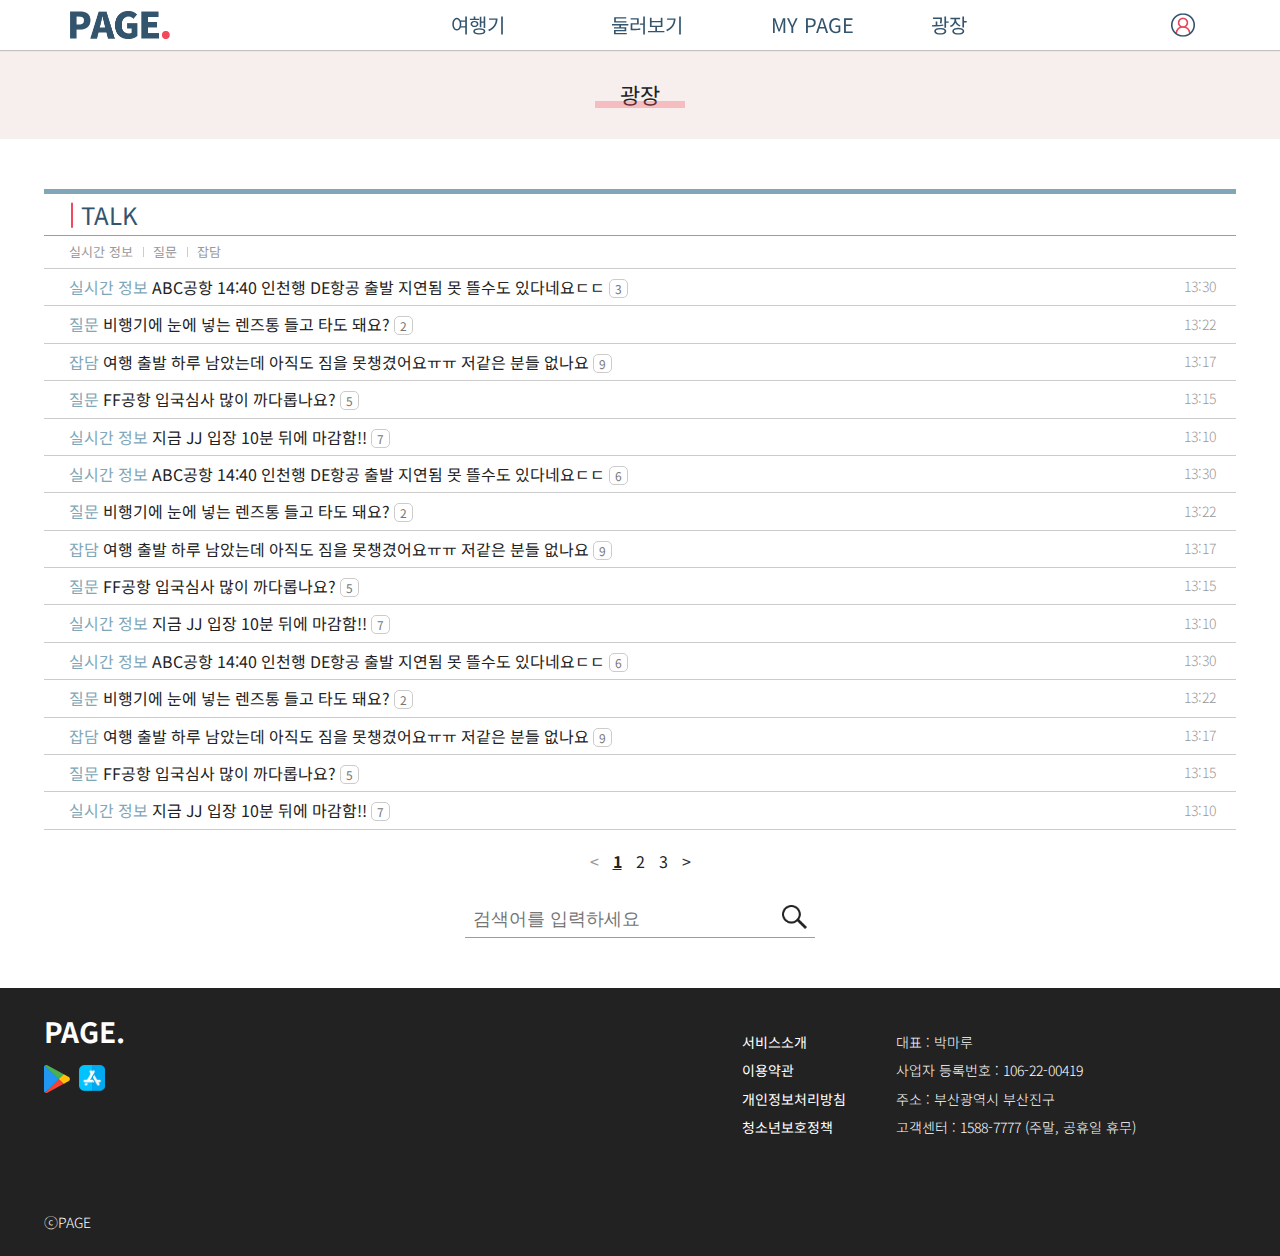
<file: sub_talk.html>
<!DOCTYPE html>
<html lang="ko">
<head>
  <meta charset="UTF-8">
  <meta http-equiv="X-UA-Compatible" content="IE=edge">
  <meta name="viewport" content="width=device-width, initial-scale=1.0">
  <title>Page - 여행의 시작과 끝 : Talk</title>
  <link href="css/import.css" rel="stylesheet">
  <script src="js/jquery-1.12.3.js"></script>
  <script src="js/swiper-bundle.min.js"></script>
  <script src="js/script.js"></script>
  <!--[if lt IE 9]>
    <script src="js/html5shiv-printshiv.min.js"></script>
  <![endif]-->
  <!-- Favicon-->
  <link rel="icon" type="image/x-icon" href="img/icon_page.ico">
</head>
<body>
  <div id="wrap">
    <form action="" method="">
      <header>
        <div class="inner">
          <h1><a href="index.html" class="hidden">PAGE</a></h1>
          <div class="btnBox">
            <button type="button" class="btn_open hidden">메뉴열기</button>
            <button type="button" class="btn_close hidden">메뉴닫기</button>
            <button type="button" class="btn_login hidden">로그인</button>
          </div><!--.btnBox-->
          <div class="navbg"></div>
          <nav>
            <h2>메인 네비게이션</h2>
            <ul class="mainMenu">
              <li>
                <h3><a href="sub_travel.html">여행기</a></h3>
                <ul class="subMenu">
                  <li><a href="sub_travel.html">추천 여행기</a></li>
                  <!-- <li><a href="#">후기</a></li>
                  <li><a href="#">일정표</a></li> -->
                </ul>
              </li>
              <li>
                <h3><a href="sub_look.html">둘러보기</a></h3>
                <ul class="subMenu">
                  <li><a href="sub_look.html">후기</a></li>
                </ul>
              </li>
              <li>
                <h3><a href="sub_mypage.html">MY PAGE</a></h3>
                <ul class="subMenu">
                  <li><a href="sub_mypage.html">내 여행모음</a></li>
                  <!-- <li><a href="#">일정표 관리</a></li>
                  <li><a href="#">책갈피 목록</a></li> -->
                </ul>
              </li>
              <li>
                <h3><a href="sub_talk.html">광장</a></h3>
                <ul class="subMenu">
                  <li><a href="sub_talk.html">Talk</a></li>
                  <!-- <li><a href="#">공지사항</a></li>
                  <li><a href="#">Event</a></li> -->
                </ul>
              </li>
            </ul>
          </nav>
        </div><!--.inner-->
      </header>
      
      <div id="container">
        <div class="bar">
          <h3>광장</h3>
        </div>
        <section class="talk">
          <div class="inner">
            <h4><a href="sub_talk.html">TALK</a></h4>
            <div class="cateset">
              <ul class="clear">
                <li><a href="#">실시간 정보</a></li>
                <li><a href="#">질문</a></li>
                <li><a href="#">잡담</a></li>
              </ul>
            </div><!--.cateset-->
            <ul class="t_board">
              <li>
                <a href="sub_talk_1.html">
                  <span class="category">실시간 정보</span>
                  <span class="title">ABC공항 14:40 인천행 DE항공 출발 지연됨 못 뜰수도 있다네요ㄷㄷ</span>
                  <span class="reply">3</span>
                </a>
                <p class="time">13:30</p>
              </li>
              <li>
                <a href="#">
                  <span class="category">질문</span>
                  <span class="title">비행기에 눈에 넣는 렌즈통 들고 타도 돼요?</span>
                  <span class="reply">2</span>
                </a>
                <p class="time">13:22</p>
              </li>
              <li>
                <a href="#">
                  <span class="category">잡담</span>
                  <span class="title">여행 출발 하루 남았는데 아직도 짐을 못챙겼어요ㅠㅠ 저같은 분들 없나요</span>
                  <span class="reply">9</span>
                </a>
                <p class="time">13:17</p>
              </li>
              <li>
                <a href="#">
                  <span class="category">질문</span>
                  <span class="title">FF공항 입국심사 많이 까다롭나요?</span>
                  <span class="reply">5</span>
                </a>
                <p class="time">13:15</p>
              </li>
              <li>
                <a href="#">
                  <span class="category">실시간 정보</span>
                  <span class="title">지금 JJ 입장 10분 뒤에 마감함!!</span>
                  <span class="reply">7</span>
                </a>
                <p class="time">13:10</p>
              </li>
              <li>
                <a href="#">
                  <span class="category">실시간 정보</span>
                  <span class="title">ABC공항 14:40 인천행 DE항공 출발 지연됨 못 뜰수도 있다네요ㄷㄷ</span>
                  <span class="reply">6</span>
                </a>
                <p class="time">13:30</p>
              </li>
              <li>
                <a href="#">
                  <span class="category">질문</span>
                  <span class="title">비행기에 눈에 넣는 렌즈통 들고 타도 돼요?</span>
                  <span class="reply">2</span>
                </a>
                <p class="time">13:22</p>
              </li>
              <li>
                <a href="#">
                  <span class="category">잡담</span>
                  <span class="title">여행 출발 하루 남았는데 아직도 짐을 못챙겼어요ㅠㅠ 저같은 분들 없나요</span>
                  <span class="reply">9</span>
                </a>
                <p class="time">13:17</p>
              </li>
              <li>
                <a href="#">
                  <span class="category">질문</span>
                  <span class="title">FF공항 입국심사 많이 까다롭나요?</span>
                  <span class="reply">5</span>
                </a>
                <p class="time">13:15</p>
              </li>
              <li>
                <a href="#">
                  <span class="category">실시간 정보</span>
                  <span class="title">지금 JJ 입장 10분 뒤에 마감함!!</span>
                  <span class="reply">7</span>
                </a>
                <p class="time">13:10</p>
              </li>
              <li>
                <a href="#">
                  <span class="category">실시간 정보</span>
                  <span class="title">ABC공항 14:40 인천행 DE항공 출발 지연됨 못 뜰수도 있다네요ㄷㄷ</span>
                  <span class="reply">6</span>
                </a>
                <p class="time">13:30</p>
              </li>
              <li>
                <a href="#">
                  <span class="category">질문</span>
                  <span class="title">비행기에 눈에 넣는 렌즈통 들고 타도 돼요?</span>
                  <span class="reply">2</span>
                </a>
                <p class="time">13:22</p>
              </li>
              <li>
                <a href="#">
                  <span class="category">잡담</span>
                  <span class="title">여행 출발 하루 남았는데 아직도 짐을 못챙겼어요ㅠㅠ 저같은 분들 없나요</span>
                  <span class="reply">9</span>
                </a>
                <p class="time">13:17</p>
              </li>
              <li>
                <a href="#">
                  <span class="category">질문</span>
                  <span class="title">FF공항 입국심사 많이 까다롭나요?</span>
                  <span class="reply">5</span>
                </a>
                <p class="time">13:15</p>
              </li>
              <li>
                <a href="#">
                  <span class="category">실시간 정보</span>
                  <span class="title">지금 JJ 입장 10분 뒤에 마감함!!</span>
                  <span class="reply">7</span>
                </a>
                <p class="time">13:10</p>
              </li>
            </ul>
            <div class="paging">
              <ul>
                <li><a href="#" class="p_arr_prev">&lt;</a></li>
                <li class="p_on"><a href="#">1</a></li>
                <li><a href="#">2</a></li>
                <li><a href="#">3</a></li>
                <li><a href="#" class="p_arr_next">&gt;</a></li>
              </ul>
            </div><!--.paging-->
            <div class="t_sch_box">
              <label for="sch_in_talk">검색</label>
              <input type="text" id="sch_in_talk" placeholder="검색어를 입력하세요">
              <button type="button" class="sch_btn hidden">검색</button>
            </div><!--.sch_box-->
          </div><!--.inner-->
        </section><!--.talk-->
      </div><!-- #container -->

      <footer>
        <div class="inner">
          <div class="f_logo">PAGE.</div>
          <div class="app_down">
            <a href="#" class="playstore">구글 플레이스토어 바로가기</a>
            <a href="#" class="appstore">애플 앱스토어 바로가기</a>
          </div><!--.app_down-->
          <div class="f_info">
            <ul class="f_info1">
              <li><a href="#">서비스소개</a></li>
              <li><a href="#">이용약관</a></li>
              <li><a href="#">개인정보처리방침</a></li>
              <li><a href="#">청소년보호정책</a></li>
            </ul>
            <ul class="f_info2">
              <li>대표 : 박마루</li>
              <li>사업자 등록번호 : 106-22-00419</li>
              <li>주소 : 부산광역시 부산진구</li>
              <li>고객센터 : 1588-7777 (주말, 공휴일 휴무)</li>
            </ul>
          </div><!--.f_info-->
          <span class="cop">ⓒPAGE</span>
          <a href="#" class="go_top">TOP</a>
        </div><!--.inner-->
      </footer>
    </form>
  </div><!-- #wrap -->
</body>
</html>
</file>
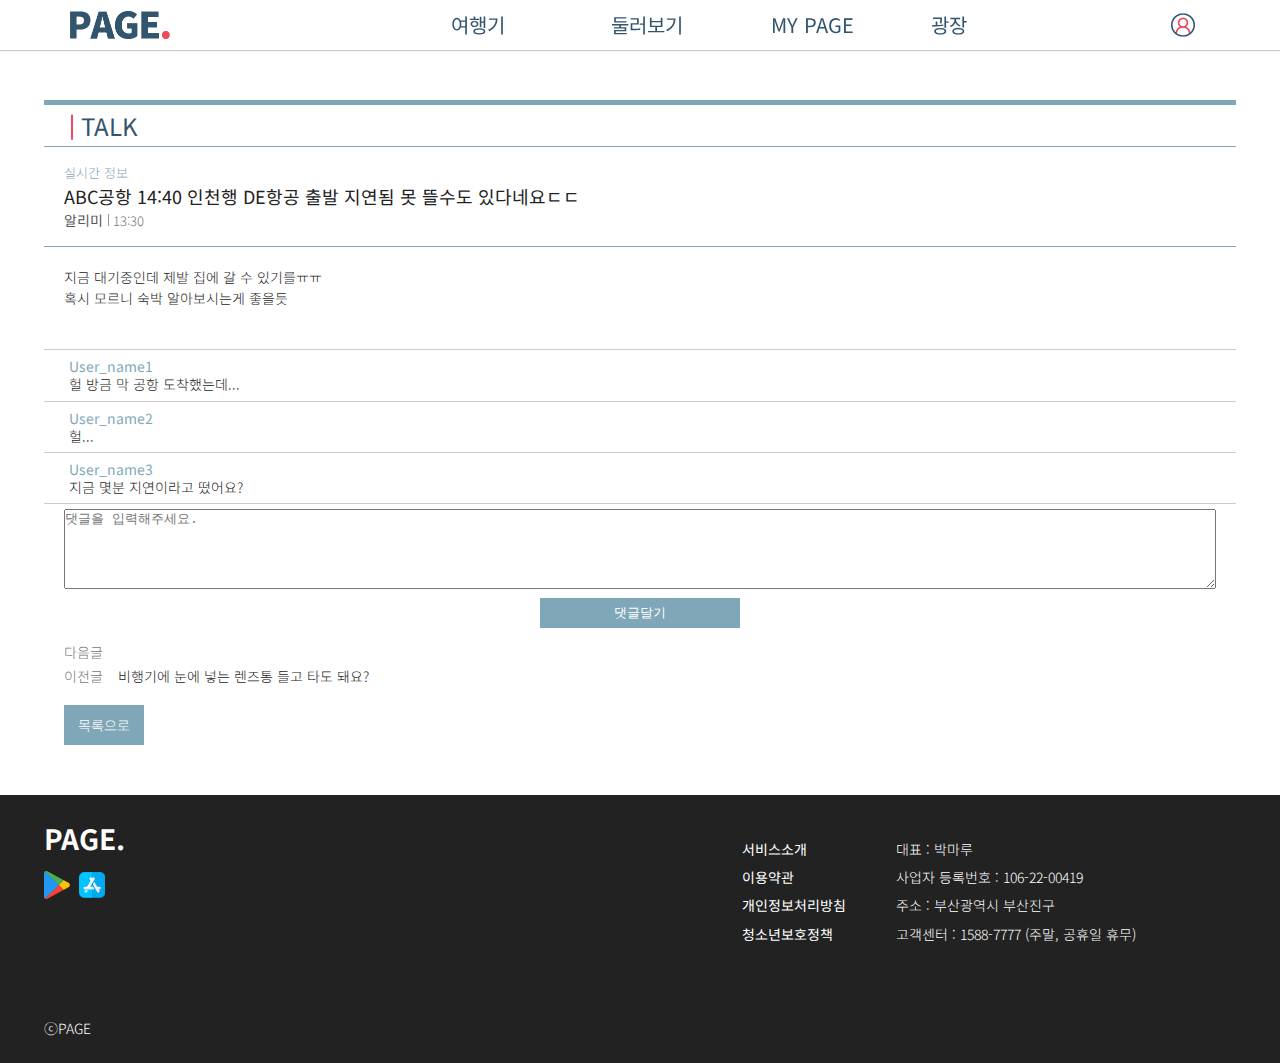
<file: sub_talk_1.html>
<!DOCTYPE html>
<html lang="ko">
<head>
  <meta charset="UTF-8">
  <meta http-equiv="X-UA-Compatible" content="IE=edge">
  <meta name="viewport" content="width=device-width, initial-scale=1.0">
  <title>Page - 여행의 시작과 끝 : Talk</title>
  <link href="css/import.css" rel="stylesheet">
  <script src="js/jquery-1.12.3.js"></script>
  <script src="js/swiper-bundle.min.js"></script>
  <script src="js/script.js"></script>
  <!--[if lt IE 9]>
    <script src="js/html5shiv-printshiv.min.js"></script>
  <![endif]-->
  <!-- Favicon-->
  <link rel="icon" type="image/x-icon" href="img/icon_page.ico">
</head>
<body>
  <div id="wrap">
    <form action="" method="">
      <header>
        <div class="inner">
          <h1><a href="index.html" class="hidden">PAGE</a></h1>
          <div class="btnBox">
            <button type="button" class="btn_open hidden">메뉴열기</button>
            <button type="button" class="btn_close hidden">메뉴닫기</button>
            <button type="button" class="btn_login hidden">로그인</button>
          </div><!--.btnBox-->
          <div class="navbg"></div>
          <nav>
            <h2>메인 네비게이션</h2>
            <ul class="mainMenu">
              <li>
                <h3><a href="sub_travel.html">여행기</a></h3>
                <ul class="subMenu">
                  <li><a href="sub_travel.html">추천 여행기</a></li>
                  <!-- <li><a href="#">후기</a></li>
                  <li><a href="#">일정표</a></li> -->
                </ul>
              </li>
              <li>
                <h3><a href="sub_look.html">둘러보기</a></h3>
                <ul class="subMenu">
                  <li><a href="sub_look.html">후기</a></li>
                </ul>
              </li>
              <li>
                <h3><a href="sub_mypage.html">MY PAGE</a></h3>
                <ul class="subMenu">
                  <li><a href="sub_mypage.html">내 여행모음</a></li>
                  <!-- <li><a href="#">일정표 관리</a></li>
                  <li><a href="#">책갈피 목록</a></li> -->
                </ul>
              </li>
              <li>
                <h3><a href="sub_talk.html">광장</a></h3>
                <ul class="subMenu">
                  <li><a href="sub_talk.html">Talk</a></li>
                  <!-- <li><a href="#">공지사항</a></li>
                  <li><a href="#">Event</a></li> -->
                </ul>
              </li>
            </ul>
          </nav>
        </div><!--.inner-->
      </header>

      <div id="container">
        <section class="talk">
          <div class="inner">
            <h4><a href="sub_talk.html">TALK</a></h4>
            <div class="post">
              <div class="post_title">
                <span class="category">실시간 정보</span>
                <p class="title">ABC공항 14:40 인천행 DE항공 출발 지연됨 못 뜰수도 있다네요ㄷㄷ</p>
                <span class="post_writer">알리미</span>
                <span class="time">13:30</span>
              </div><!--.post_title-->
              <div class="posting">
                <p>지금 대기중인데 제발 집에 갈 수 있기를ㅠㅠ<br>
                  혹시 모르니 숙박 알아보시는게 좋을듯</p>
              </div><!--.posting-->
              <div class="post_reply">
                <ul>
                  <li>
                    <strong>User_name1</strong>
                    <p>헐 방금 막 공항 도착했는데...</p>
                  </li>
                  <li>
                    <strong>User_name2</strong>
                    <p>헐...</p>
                  </li>
                  <li>
                    <strong>User_name3</strong>
                    <p>지금 몇분 지연이라고 떴어요?</p>
                  </li>
                </ul>
                <div class="reply_write">
                  <label for="talk_post_reply">댓글입력</label>
                  <textarea id="talk_post_reply" placeholder="댓글을 입력해주세요."></textarea>
                  <button type="button" class="btn_reply">댓글달기</button>
                </div><!--.reply_write-->
              </div><!--.post_reply-->
              <div class="post_list">
                <p class="next">
                  <span>다음글</span><a href="#"></a>
                </p>
                <p class="prev">
                  <span>이전글</span><a href="sub_talk_2.html">비행기에 눈에 넣는 렌즈통 들고 타도 돼요?</a>
                </p>
              </div><!--.post_list-->
              <a href="sub_talk.html" class="go_list">목록으로</a>
            </div><!--.post-->
          </div><!--.inner-->
        </section><!--.talk-->
      </div><!-- #container -->

      <footer>
        <div class="inner">
          <div class="f_logo">PAGE.</div>
          <div class="app_down">
            <a href="#" class="playstore">구글 플레이스토어 바로가기</a>
            <a href="#" class="appstore">애플 앱스토어 바로가기</a>
          </div><!--.app_down-->
          <div class="f_info">
            <ul class="f_info1">
              <li><a href="#">서비스소개</a></li>
              <li><a href="#">이용약관</a></li>
              <li><a href="#">개인정보처리방침</a></li>
              <li><a href="#">청소년보호정책</a></li>
            </ul>
            <ul class="f_info2">
              <li>대표 : 박마루</li>
              <li>사업자 등록번호 : 106-22-00419</li>
              <li>주소 : 부산광역시 부산진구</li>
              <li>고객센터 : 1588-7777 (주말, 공휴일 휴무)</li>
            </ul>
          </div><!--.f_info-->
          <span class="cop">ⓒPAGE</span>
          <a href="#" class="go_top">TOP</a>
        </div><!--.inner-->
      </footer>
    </form>
  </div><!-- #wrap -->
</body>
</html>
</file>
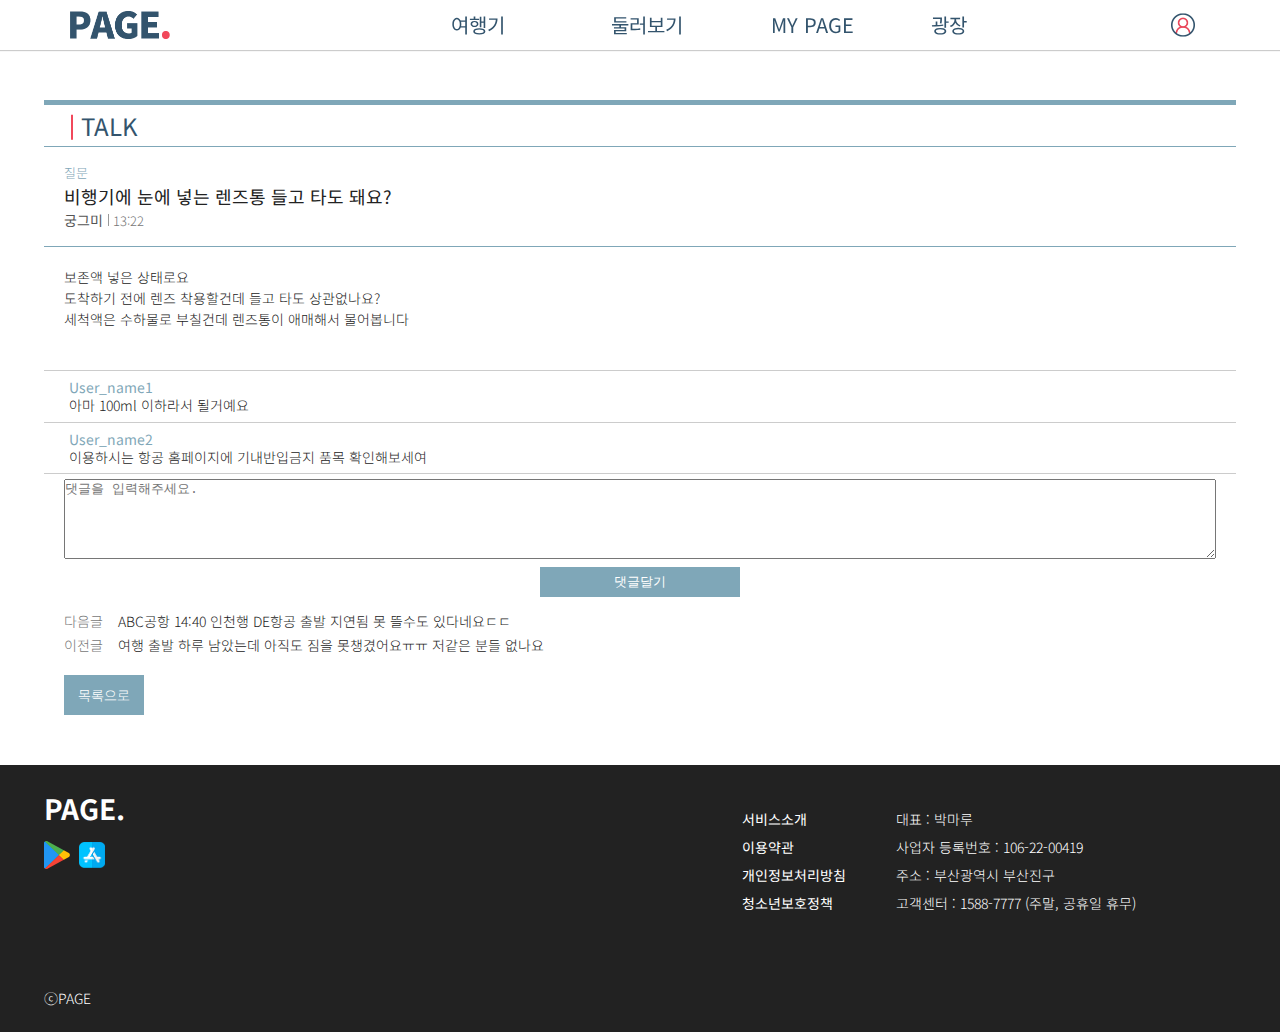
<file: sub_talk_2.html>
<!DOCTYPE html>
<html lang="ko">
<head>
  <meta charset="UTF-8">
  <meta http-equiv="X-UA-Compatible" content="IE=edge">
  <meta name="viewport" content="width=device-width, initial-scale=1.0">
  <title>Page - 여행의 시작과 끝 : Talk</title>
  <link href="css/import.css" rel="stylesheet">
  <script src="js/jquery-1.12.3.js"></script>
  <script src="js/swiper-bundle.min.js"></script>
  <script src="js/script.js"></script>
  <!--[if lt IE 9]>
    <script src="js/html5shiv-printshiv.min.js"></script>
  <![endif]-->
  <!-- Favicon-->
  <link rel="icon" type="image/x-icon" href="img/icon_page.ico">
</head>
<body>
  <div id="wrap">
    <form action="" method="">
      <header>
        <div class="inner">
          <h1><a href="index.html" class="hidden">PAGE</a></h1>
          <div class="btnBox">
            <button type="button" class="btn_open hidden">메뉴열기</button>
            <button type="button" class="btn_close hidden">메뉴닫기</button>
            <button type="button" class="btn_login hidden">로그인</button>
          </div><!--.btnBox-->
          <div class="navbg"></div>
          <nav>
            <h2>메인 네비게이션</h2>
            <ul class="mainMenu">
              <li>
                <h3><a href="sub_travel.html">여행기</a></h3>
                <ul class="subMenu">
                  <li><a href="sub_travel.html">추천 여행기</a></li>
                  <!-- <li><a href="#">후기</a></li>
                  <li><a href="#">일정표</a></li> -->
                </ul>
              </li>
              <li>
                <h3><a href="sub_look.html">둘러보기</a></h3>
                <ul class="subMenu">
                  <li><a href="sub_look.html">후기</a></li>
                </ul>
              </li>
              <li>
                <h3><a href="sub_mypage.html">MY PAGE</a></h3>
                <ul class="subMenu">
                  <li><a href="sub_mypage.html">내 여행모음</a></li>
                  <!-- <li><a href="#">일정표 관리</a></li>
                  <li><a href="#">책갈피 목록</a></li> -->
                </ul>
              </li>
              <li>
                <h3><a href="sub_talk.html">광장</a></h3>
                <ul class="subMenu">
                  <li><a href="sub_talk.html">Talk</a></li>
                  <!-- <li><a href="#">공지사항</a></li>
                  <li><a href="#">Event</a></li> -->
                </ul>
              </li>
            </ul>
          </nav>
        </div><!--.inner-->
      </header>

      <div id="container">
        <section class="talk">
          <div class="inner">
            <h4><a href="sub_talk.html">TALK</a></h4>
            <div class="post">
              <div class="post_title">
                <span class="category">질문</span>
                <p class="title">비행기에 눈에 넣는 렌즈통 들고 타도 돼요?</p>
                <span class="post_writer">궁그미</span>
                <span class="time">13:22</span>
              </div><!--.post_title-->
              <div class="posting">
                <p>보존액 넣은 상태로요<br>
                  도착하기 전에 렌즈 착용할건데 들고 타도 상관없나요?<br>
                세척액은 수하물로 부칠건데 렌즈통이 애매해서 물어봅니다</p>
              </div><!--.posting-->
              <div class="post_reply">
                <ul>
                  <li>
                    <strong>User_name1</strong>
                    <p>아마 100ml 이하라서 될거예요</p>
                  </li>
                  <li>
                    <strong>User_name2</strong>
                    <p>이용하시는 항공 홈페이지에 기내반입금지 품목 확인해보세여</p>
                  </li>
                </ul>
                <div class="reply_write">
                  <label for="talk_post_reply">댓글입력</label>
                  <textarea id="talk_post_reply" placeholder="댓글을 입력해주세요."></textarea>
                  <button type="button" class="btn_reply">댓글달기</button>
                </div><!--.reply_write-->
              </div><!--.post_reply-->
              <div class="post_list">
                <p class="next">
                  <span>다음글</span><a href="sub_talk_1.html">ABC공항 14:40 인천행 DE항공 출발 지연됨 못 뜰수도 있다네요ㄷㄷ</a>
                </p>
                <p class="prev">
                  <span>이전글</span><a href="#">여행 출발 하루 남았는데 아직도 짐을 못챙겼어요ㅠㅠ 저같은 분들 없나요</a>
                </p>
              </div><!--.post_list-->
              <a href="sub_talk.html" class="go_list">목록으로</a>
            </div><!--.post-->
          </div><!--.inner-->
        </section><!--.talk-->
      </div><!-- #container -->

      <footer>
        <div class="inner">
          <div class="f_logo">PAGE.</div>
          <div class="app_down">
            <a href="#" class="playstore">구글 플레이스토어 바로가기</a>
            <a href="#" class="appstore">애플 앱스토어 바로가기</a>
          </div><!--.app_down-->
          <div class="f_info">
            <ul class="f_info1">
              <li><a href="#">서비스소개</a></li>
              <li><a href="#">이용약관</a></li>
              <li><a href="#">개인정보처리방침</a></li>
              <li><a href="#">청소년보호정책</a></li>
            </ul>
            <ul class="f_info2">
              <li>대표 : 박마루</li>
              <li>사업자 등록번호 : 106-22-00419</li>
              <li>주소 : 부산광역시 부산진구</li>
              <li>고객센터 : 1588-7777 (주말, 공휴일 휴무)</li>
            </ul>
          </div><!--.f_info-->
          <span class="cop">ⓒPAGE</span>
          <a href="#" class="go_top">TOP</a>
        </div><!--.inner-->
      </footer>
    </form>
  </div><!-- #wrap -->
</body>
</html>
</file>
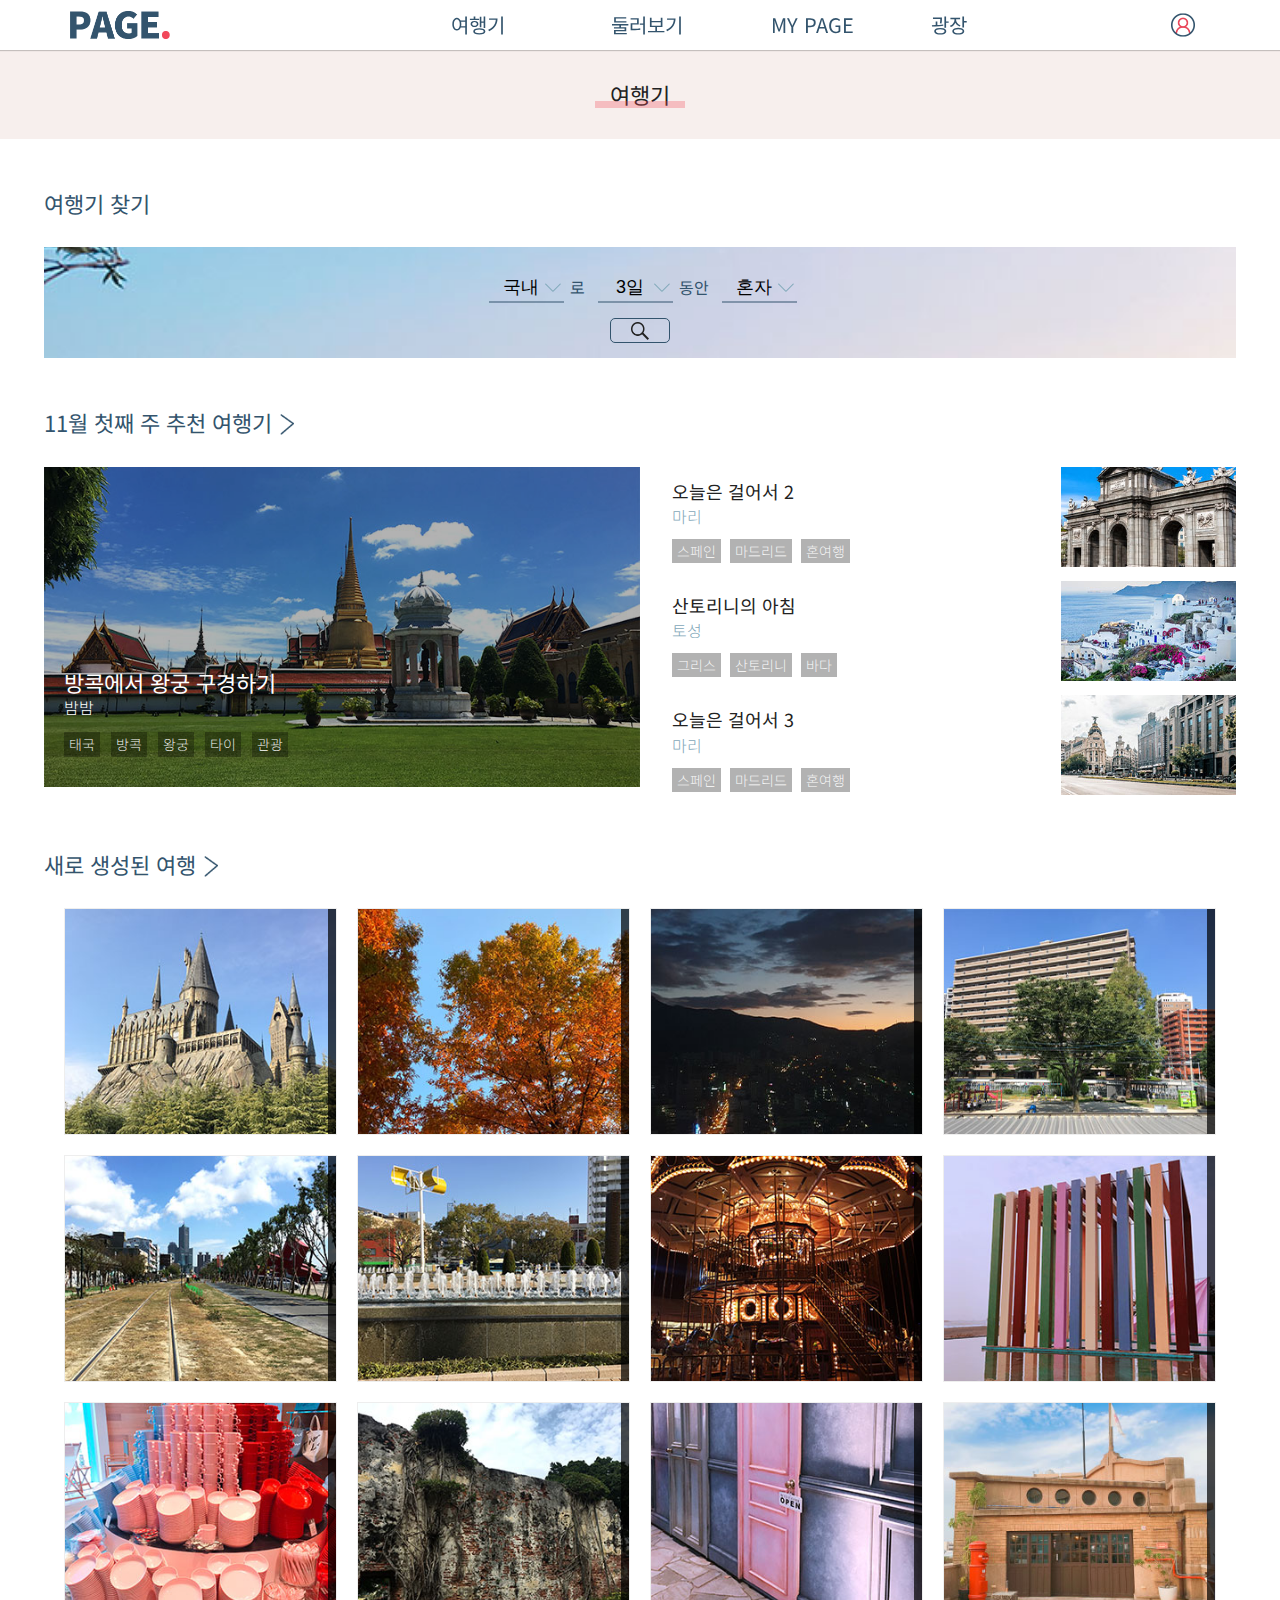
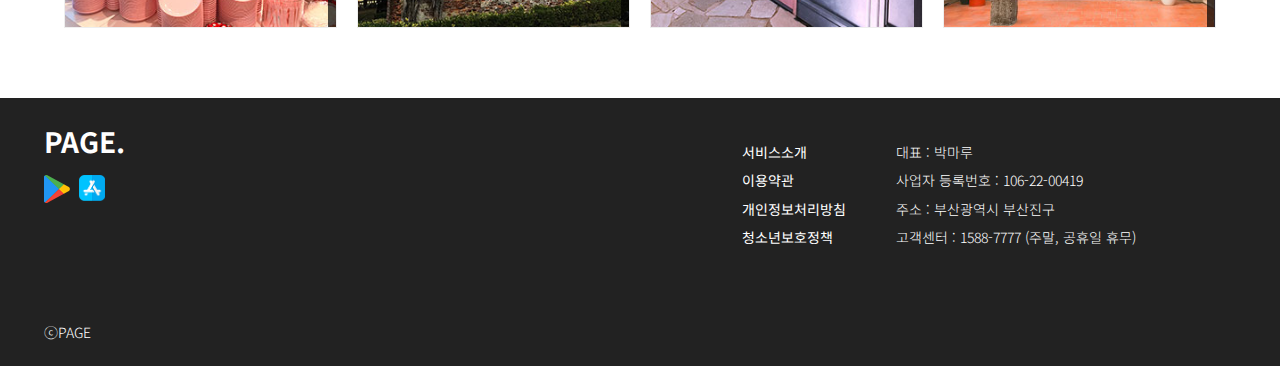
<file: sub_travel.html>
<!DOCTYPE html>
<html lang="ko">
<head>
  <meta charset="UTF-8">
  <meta http-equiv="X-UA-Compatible" content="IE=edge">
  <meta name="viewport" content="width=device-width, initial-scale=1.0">
  <title>Page - 여행의 시작과 끝 : Travel</title>
  <link href="css/import.css" rel="stylesheet">
  <script src="js/jquery-1.12.3.js"></script>
  <script src="js/swiper-bundle.min.js"></script>
  <script src="js/script.js"></script>
  <!--[if lt IE 9]>
    <script src="js/html5shiv-printshiv.min.js"></script>
  <![endif]-->
  <!-- Favicon-->
  <link rel="icon" type="image/x-icon" href="img/icon_page.ico">
</head>
<body>
  <div id="wrap">
    <form action="" method="">
      <header>
        <div class="inner">
          <h1><a href="index.html" class="hidden">PAGE</a></h1>
          <div class="btnBox">
            <button type="button" class="btn_open hidden">메뉴열기</button>
            <button type="button" class="btn_close hidden">메뉴닫기</button>
            <button type="button" class="btn_login hidden">로그인</button>
          </div><!--.btnBox-->
          <div class="navbg"></div>
          <nav>
            <h2>메인 네비게이션</h2>
            <ul class="mainMenu">
              <li>
                <h3><a href="sub_travel.html">여행기</a></h3>
                <ul class="subMenu">
                  <li><a href="sub_travel.html">추천 여행기</a></li>
                  <!-- <li><a href="#">후기</a></li>
                  <li><a href="#">일정표</a></li> -->
                </ul>
              </li>
              <li>
                <h3><a href="sub_look.html">둘러보기</a></h3>
                <ul class="subMenu">
                  <li><a href="sub_look.html">후기</a></li>
                </ul>
              </li>
              <li>
                <h3><a href="sub_mypage.html">MY PAGE</a></h3>
                <ul class="subMenu">
                  <li><a href="sub_mypage.html">내 여행모음</a></li>
                  <!-- <li><a href="#">일정표 관리</a></li>
                  <li><a href="#">책갈피 목록</a></li> -->
                </ul>
              </li>
              <li>
                <h3><a href="sub_talk.html">광장</a></h3>
                <ul class="subMenu">
                  <li><a href="sub_talk.html">Talk</a></li>
                  <!-- <li><a href="#">공지사항</a></li>
                  <li><a href="#">Event</a></li> -->
                </ul>
              </li>
            </ul>
          </nav>
        </div><!--.inner-->
      </header>
      
      <div id="container">
        <div class="bar">
          <h3>여행기</h3>
        </div>
        <section class="search">
          <div class="inner">
            <!-- <h4>실시간 인기 여행기</h4> -->
            <h4>여행기 찾기</h4>
            <div class="s_box">
              <ul>
                <li>
                  <select name="country">
                    <option value="c_all">전체</option>
                    <option value="internal" selected>국내</option>
                    <option value="overseas">해외</option>
                  </select>
                  <span>로</span>
                </li>
                <li>
                  <select name="day">
                    <option value="d_all">전체</option>
                    <option value="d1">1일</option>
                    <option value="d2">2일</option>
                    <option value="d3" selected>3일</option>
                    <option value="d4">4일</option>
                    <option value="d5">5일</option>
                    <option value="d6">6일</option>
                    <option value="d7">7일</option>
                    <option value="d8">8일</option>
                    <option value="d9">9일</option>
                    <option value="d10">10일 이상</option>
                  </select>
                  <span>동안</span>
                </li>
                <li>
                  <select name="with">
                    <option value="w_all">전체</option>
                    <option value="alone" selected>혼자</option>
                    <option value="family">가족</option>
                    <option value="friend">친구</option>
                    <option value="couple">애인</option>
                  </select>
                </li>
              </ul>
              <button type="button" class="btn_sch hidden">검색</button>
            </div><!--.s_box-->
          </div><!--.inner-->
        </section><!--.search-->

        <section class="week">
          <div class="inner">
            <h4><a href="#">11월 첫째 주 추천 여행기</a></h4>
            <div class="week_wrap clear">
              <div class="week_big">
                <a href="sub_travel_post.html">
                  <div class="img_box">
                    <img src="img/week_big.jpg" alt="게시글 대표이미지">
                  </div><!--.img_box-->
                  <div class="txt_box">
                    <h5><a href="sub_travel_post.html">방콕에서 왕궁 구경하기</a></h5>
                    <span class="name"><a href="sub_mypage.html">밤밤</a></span>
                    <ul>
                      <li><a href="#">태국</a></li>
                      <li><a href="#">방콕</a></li>
                      <li><a href="#">왕궁</a></li>
                      <li><a href="#">타이</a></li>
                      <li><a href="#">관광</a></li>
                    </ul>
                  </div><!--.txt_box-->
                </a>
              </div><!--.week_big-->
              <div class="week_small">
                <div class="week_s1 clear">
                  <div class="txt_box">
                    <h5><a href="#">오늘은 걸어서 2</a></h5>
                    <span class="name"><a href="#">마리</a></span>
                    <ul>
                      <li><a href="#">스페인</a></li>
                      <li><a href="#">마드리드</a></li>
                      <li><a href="#">혼여행</a></li>
                    </ul>
                  </div><!--.txt_box-->
                  <div class="img_box">
                    <a href="#"><img src="img/week_small01.jpg" alt="게시글 대표이미지"></a>
                  </div><!--.img_box-->
                </div><!--.week_s1-->
                <div class="week_s2 clear">
                  <div class="txt_box">
                    <h5><a href="#">산토리니의 아침</a></h5>
                    <span class="name"><a href="#">토성</a></span>
                    <ul>
                      <li><a href="#">그리스</a></li>
                      <li><a href="#">산토리니</a></li>
                      <li><a href="#">바다</a></li>
                    </ul>
                  </div><!--.txt_box-->
                  <div class="img_box">
                    <a href="#"><img src="img/week_small02.jpg" alt="게시글 대표이미지"></a>
                  </div><!--.img_box-->
                </div><!--.week_s2-->
                <div class="week_s3 clear">
                  <div class="txt_box">
                    <h5><a href="#">오늘은 걸어서 3</a></h5>
                    <span class="name"><a href="#">마리</a></span>
                    <ul>
                      <li><a href="#">스페인</a></li>
                      <li><a href="#">마드리드</a></li>
                      <li><a href="#">혼여행</a></li>
                    </ul>
                  </div><!--.txt_box-->
                  <div class="img_box">
                    <a href="#"><img src="img/week_small03.jpg" alt="게시글 대표이미지"></a>
                  </div><!--.img_box-->
                </div><!--.week_s3-->
              </div><!--.week_small-->
            </div><!--.week_wrap-->
          </div><!--.inner-->
        </section><!--.week-->

        <section class="travel">
          <div class="inner">
            <h4><a href="#">새로 생성된 여행</a></h4>
            <div class="trv_wrap">
              <div class="trv_box t01">
                <div class="img_box">
                  <a href="#"><img src="img/new01.jpg" alt="게시물 커버이미지"></a>
                </div><!--.img_box-->
                <div class="txt_box">
                  <h5><a href="#" class="title">호그와트를 가다</a></h5>
                  <ul class="trv_info">
                    <li>21.11.17 ~ 21.11.20</li>
                    <li>오사카</li>
                    <li>3명</li>
                  </ul>
                  <div class="trv_pf">
                    <div class="img_box"><img src="img/pf_s01.jpg" alt="작은 프로필이미지"></div>
                    <a href="#" class="user_name">애플</a>
                  </div><!--.trv_pf-->
                </div><!--.txt_box-->
              </div><!--.trv_box t01-->
              <div class="trv_box t02">
                <div class="img_box">
                  <a href="#"><img src="img/new02.jpg" alt="게시물 커버이미지"></a>
                </div><!--.img_box-->
                <div class="txt_box">
                  <h5><a href="#" class="title">가을 단풍구경</a></h5>
                  <ul class="trv_info">
                    <li>21.11.17 ~ 21.11.20</li>
                    <li>지리산</li>
                    <li>4명</li>
                  </ul>
                  <div class="trv_pf">
                    <div class="img_box"><img src="img/pf_s02.jpg" alt="작은 프로필이미지"></div>
                    <a href="#" class="user_name">트리체</a>
                  </div><!--.trv_pf-->
                </div><!--.txt_box-->
              </div><!--.trv_box t02-->
              <div class="trv_box t03">
                <div class="img_box">
                  <a href="#"><img src="img/new03.jpg" alt="게시물 커버이미지"></a>
                </div><!--.img_box-->
                <div class="txt_box">
                  <h5><a href="#" class="title">밤하늘</a></h5>
                  <ul class="trv_info">
                    <li>21.11.17 ~ 21.11.20</li>
                    <li>부산</li>
                    <li>2명</li>
                  </ul>
                  <div class="trv_pf">
                    <div class="img_box"><img src="img/pf_s03.jpg" alt="작은 프로필이미지"></div>
                    <a href="#" class="user_name">cookie</a>
                  </div><!--.trv_pf-->
                </div><!--.txt_box-->
              </div><!--.trv_box t03-->
              <div class="trv_box t04">
                <div class="img_box">
                  <a href="#"><img src="img/new04.jpg" alt="게시물 커버이미지"></a>
                </div><!--.img_box-->
                <div class="txt_box">
                  <h5><a href="#" class="title">맛집투어 - 후쿠오카편</a></h5>
                  <ul class="trv_info">
                    <li>21.11.17 ~ 21.11.20</li>
                    <li>후쿠오카</li>
                    <li>1명</li>
                  </ul>
                  <div class="trv_pf">
                    <div class="img_box"><img src="img/pf_s04.jpg" alt="작은 프로필이미지"></div>
                    <a href="#" class="user_name">도로록</a>
                  </div><!--.trv_pf-->
                </div><!--.txt_box-->
              </div><!--.trv_box t04-->
              <div class="trv_box t05">
                <div class="img_box">
                  <a href="#"><img src="img/new05.jpg" alt="게시물 커버이미지"></a>
                </div><!--.img_box-->
                <div class="txt_box">
                  <h5><a href="#" class="title">보얼예술특구</a></h5>
                  <ul class="trv_info">
                    <li>21.11.17 ~ 21.11.20</li>
                    <li>가오슝</li>
                    <li>2명</li>
                  </ul>
                  <div class="trv_pf">
                    <div class="img_box"><img src="img/pf_s05.jpg" alt="작은 프로필이미지"></div>
                    <a href="#" class="user_name">황정식</a>
                  </div><!--.trv_pf-->
                </div><!--.txt_box-->
              </div><!--.trv_box t05-->
              <div class="trv_box t06">
                <div class="img_box">
                  <a href="#"><img src="img/new06.jpg" alt="게시물 커버이미지"></a>
                </div><!--.img_box-->
                <div class="txt_box">
                  <h5><a href="#" class="title">모르는 길 걷기</a></h5>
                  <ul class="trv_info">
                    <li>21.11.17 ~ 21.11.20</li>
                    <li>오사카</li>
                    <li>1명</li>
                  </ul>
                  <div class="trv_pf">
                    <div class="img_box"><img src="img/pf_s06.jpg" alt="작은 프로필이미지"></div>
                    <a href="#" class="user_name">펭하</a>
                  </div><!--.trv_pf-->
                </div><!--.txt_box-->
              </div><!--.trv_box t06-->
              <div class="trv_box t07 more_view">
                <div class="img_box">
                  <a href="#"><img src="img/new07.jpg" alt="게시물 커버이미지"></a>
                </div><!--.img_box-->
                <div class="txt_box">
                  <h5><a href="#" class="title">인생의 회전목마</a></h5>
                  <ul class="trv_info">
                    <li>21.11.17 ~ 21.11.20</li>
                    <li>아시아티크</li>
                    <li>2명</li>
                  </ul>
                  <div class="trv_pf">
                    <div class="img_box"><img src="img/pf_s07.jpg" alt="작은 프로필이미지"></div>
                    <a href="#" class="user_name">마루</a>
                  </div><!--.trv_pf-->
                </div><!--.txt_box-->
              </div><!--.trv_box t07-->
              <div class="trv_box t08 more_view">
                <div class="img_box">
                  <a href="#"><img src="img/new08.jpg" alt="게시물 커버이미지"></a>
                </div><!--.img_box-->
                <div class="txt_box">
                  <h5><a href="#" class="title">치진섬에서 전동자전거 타고 돌아다니기</a></h5>
                  <ul class="trv_info">
                    <li>21.11.17 ~ 21.11.20</li>
                    <li>가오슝</li>
                    <li>6명</li>
                  </ul>
                  <div class="trv_pf">
                    <div class="img_box"><img src="img/pf_s08.jpg" alt="작은 프로필이미지"></div>
                    <a href="#" class="user_name">우비소년</a>
                  </div><!--.trv_pf-->
                </div><!--.txt_box-->
              </div><!--.trv_box t08-->
              <div class="trv_box t09 more_view">
                <div class="img_box">
                  <a href="#"><img src="img/new09.jpg" alt="게시물 커버이미지"></a>
                </div><!--.img_box-->
                <div class="txt_box">
                  <h5><a href="#" class="title">프랑프랑</a></h5>
                  <ul class="trv_info">
                    <li>21.11.17 ~ 21.11.20</li>
                    <li>후쿠오카</li>
                    <li>3명</li>
                  </ul>
                  <div class="trv_pf">
                    <div class="img_box"><img src="img/pf_s09.jpg" alt="작은 프로필이미지"></div>
                    <a href="#" class="user_name">달빛</a>
                  </div><!--.trv_pf-->
                </div><!--.txt_box-->
              </div><!--.trv_box t09-->
              <div class="trv_box t10 more_view">
                <div class="img_box">
                  <a href="#"><img src="img/new10.jpg" alt="게시물 커버이미지"></a>
                </div><!--.img_box-->
                <div class="txt_box">
                  <h5><a href="#" class="title">안평수옥</a></h5>
                  <ul class="trv_info">
                    <li>21.11.17 ~ 21.11.20</li>
                    <li>안평</li>
                    <li>4명</li>
                  </ul>
                  <div class="trv_pf">
                    <div class="img_box"><img src="img/pf_s10.jpg" alt="작은 프로필이미지"></div>
                    <a href="#" class="user_name">조개먹는해달</a>
                  </div><!--.trv_pf-->
                </div><!--.txt_box-->
              </div><!--.trv_box t10-->
              <div class="trv_box t11 more_view">
                <div class="img_box">
                  <a href="#"><img src="img/new11.jpg" alt="게시물 커버이미지"></a>
                </div><!--.img_box-->
                <div class="txt_box">
                  <h5><a href="#" class="title">이상한 나라의 앨리스</a></h5>
                  <ul class="trv_info">
                    <li>21.11.17 ~ 21.11.20</li>
                    <li>텐진</li>
                    <li>1명</li>
                  </ul>
                  <div class="trv_pf">
                    <div class="img_box"><img src="img/pf_s11.jpg" alt="작은 프로필이미지"></div>
                    <a href="#" class="user_name">고양이</a>
                  </div><!--.trv_pf-->
                </div><!--.txt_box-->
              </div><!--.trv_box t11-->
              <div class="trv_box t12 more_view">
                <div class="img_box">
                  <a href="#"><img src="img/new12.jpg" alt="게시물 커버이미지"></a>
                </div><!--.img_box-->
                <div class="txt_box">
                  <h5><a href="#" class="title">옛날백화점</a></h5>
                  <ul class="trv_info">
                    <li>21.11.17 ~ 21.11.20</li>
                    <li>타이난</li>
                    <li>2명</li>
                  </ul>
                  <div class="trv_pf">
                    <div class="img_box"><img src="img/pf_s12.jpg" alt="작은 프로필이미지"></div>
                    <a href="#" class="user_name">당근</a>
                  </div><!--.trv_pf-->
                </div><!--.txt_box-->
              </div><!--.trv_box t12-->
           </div><!--.trv_wrap-->
           <a href="#" class="trv_more hidden">더보기</a>
          </div><!--.inner-->
        </section><!--.travel-->
        
      </div><!-- #container -->

      <footer>
        <div class="inner">
          <div class="f_logo">PAGE.</div>
          <div class="app_down">
            <a href="#" class="playstore">구글 플레이스토어 바로가기</a>
            <a href="#" class="appstore">애플 앱스토어 바로가기</a>
          </div><!--.app_down-->
          <div class="f_info">
            <ul class="f_info1">
              <li><a href="#">서비스소개</a></li>
              <li><a href="#">이용약관</a></li>
              <li><a href="#">개인정보처리방침</a></li>
              <li><a href="#">청소년보호정책</a></li>
            </ul>
            <ul class="f_info2">
              <li>대표 : 박마루</li>
              <li>사업자 등록번호 : 106-22-00419</li>
              <li>주소 : 부산광역시 부산진구</li>
              <li>고객센터 : 1588-7777 (주말, 공휴일 휴무)</li>
            </ul>
          </div><!--.f_info-->
          <span class="cop">ⓒPAGE</span>
          <a href="#" class="go_top">TOP</a>
        </div><!--.inner-->
      </footer>
    </form>
  </div><!-- #wrap -->
</body>
</html>
</file>
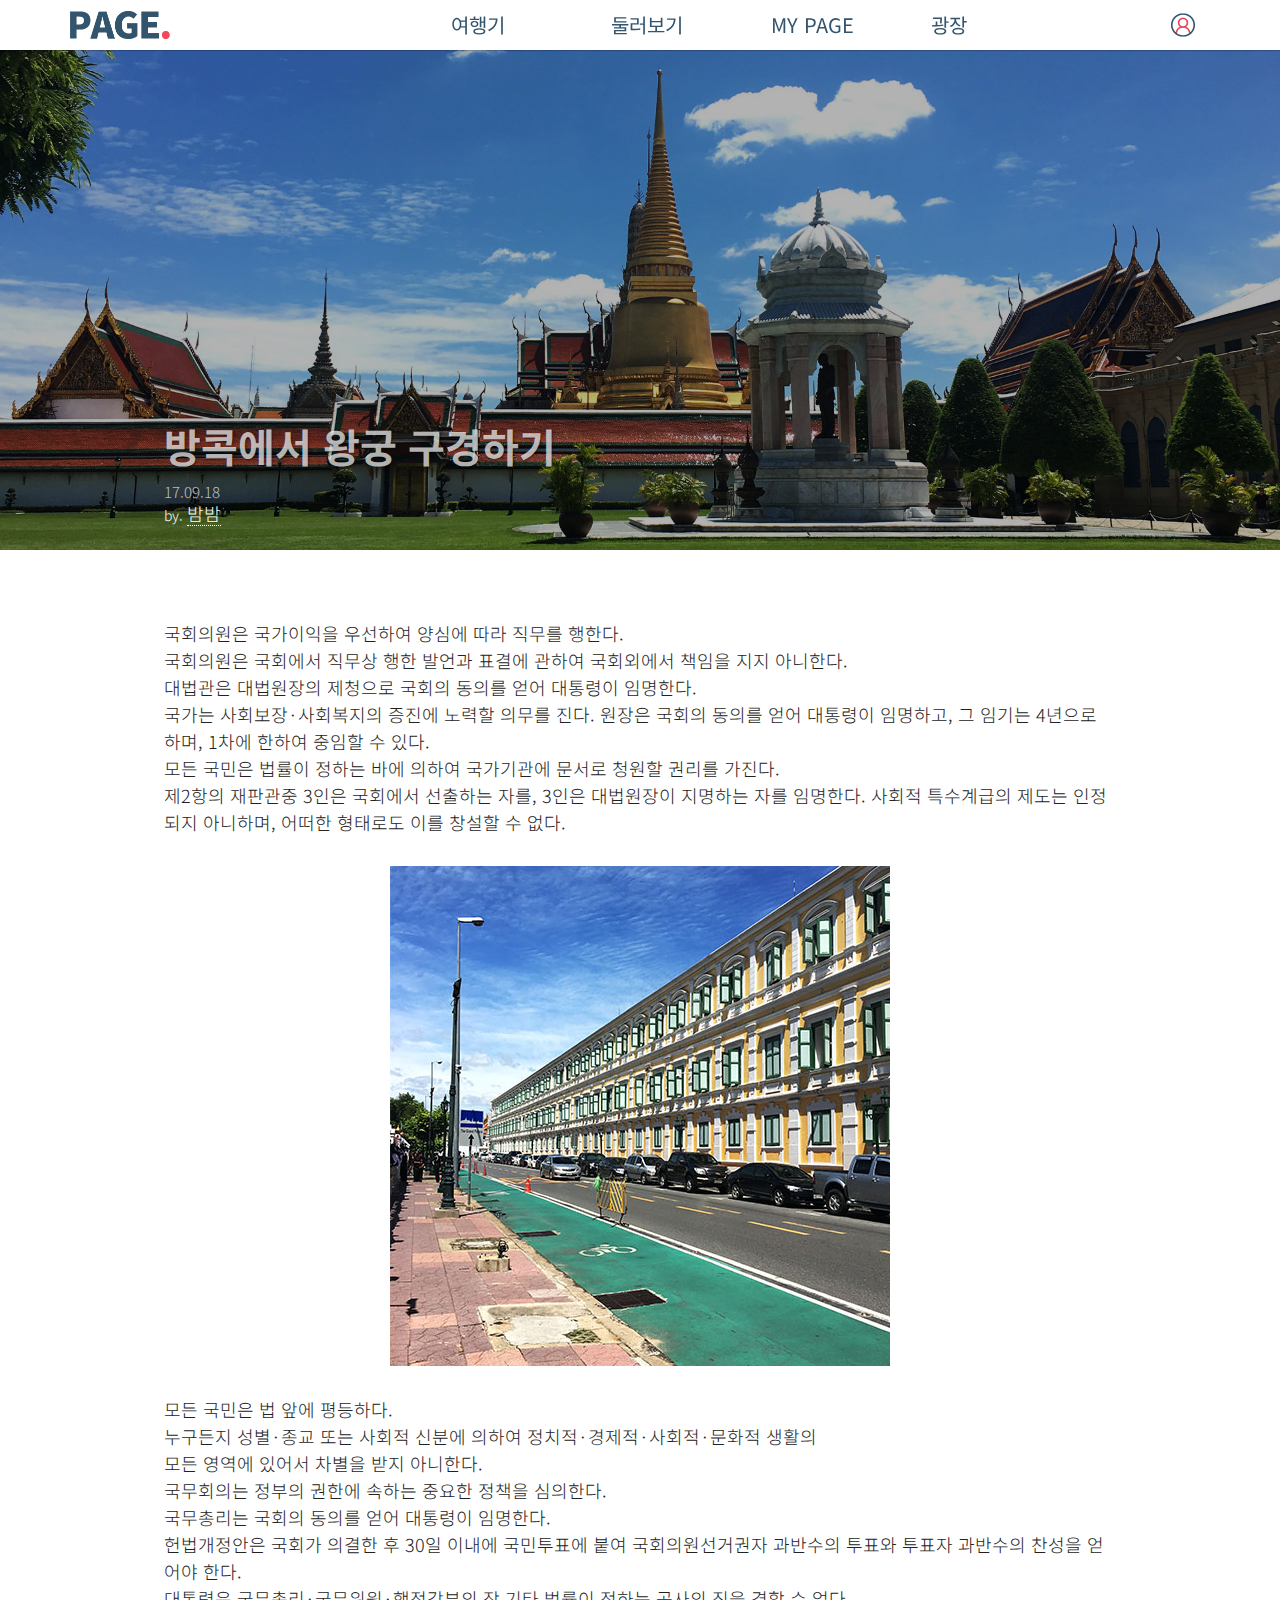
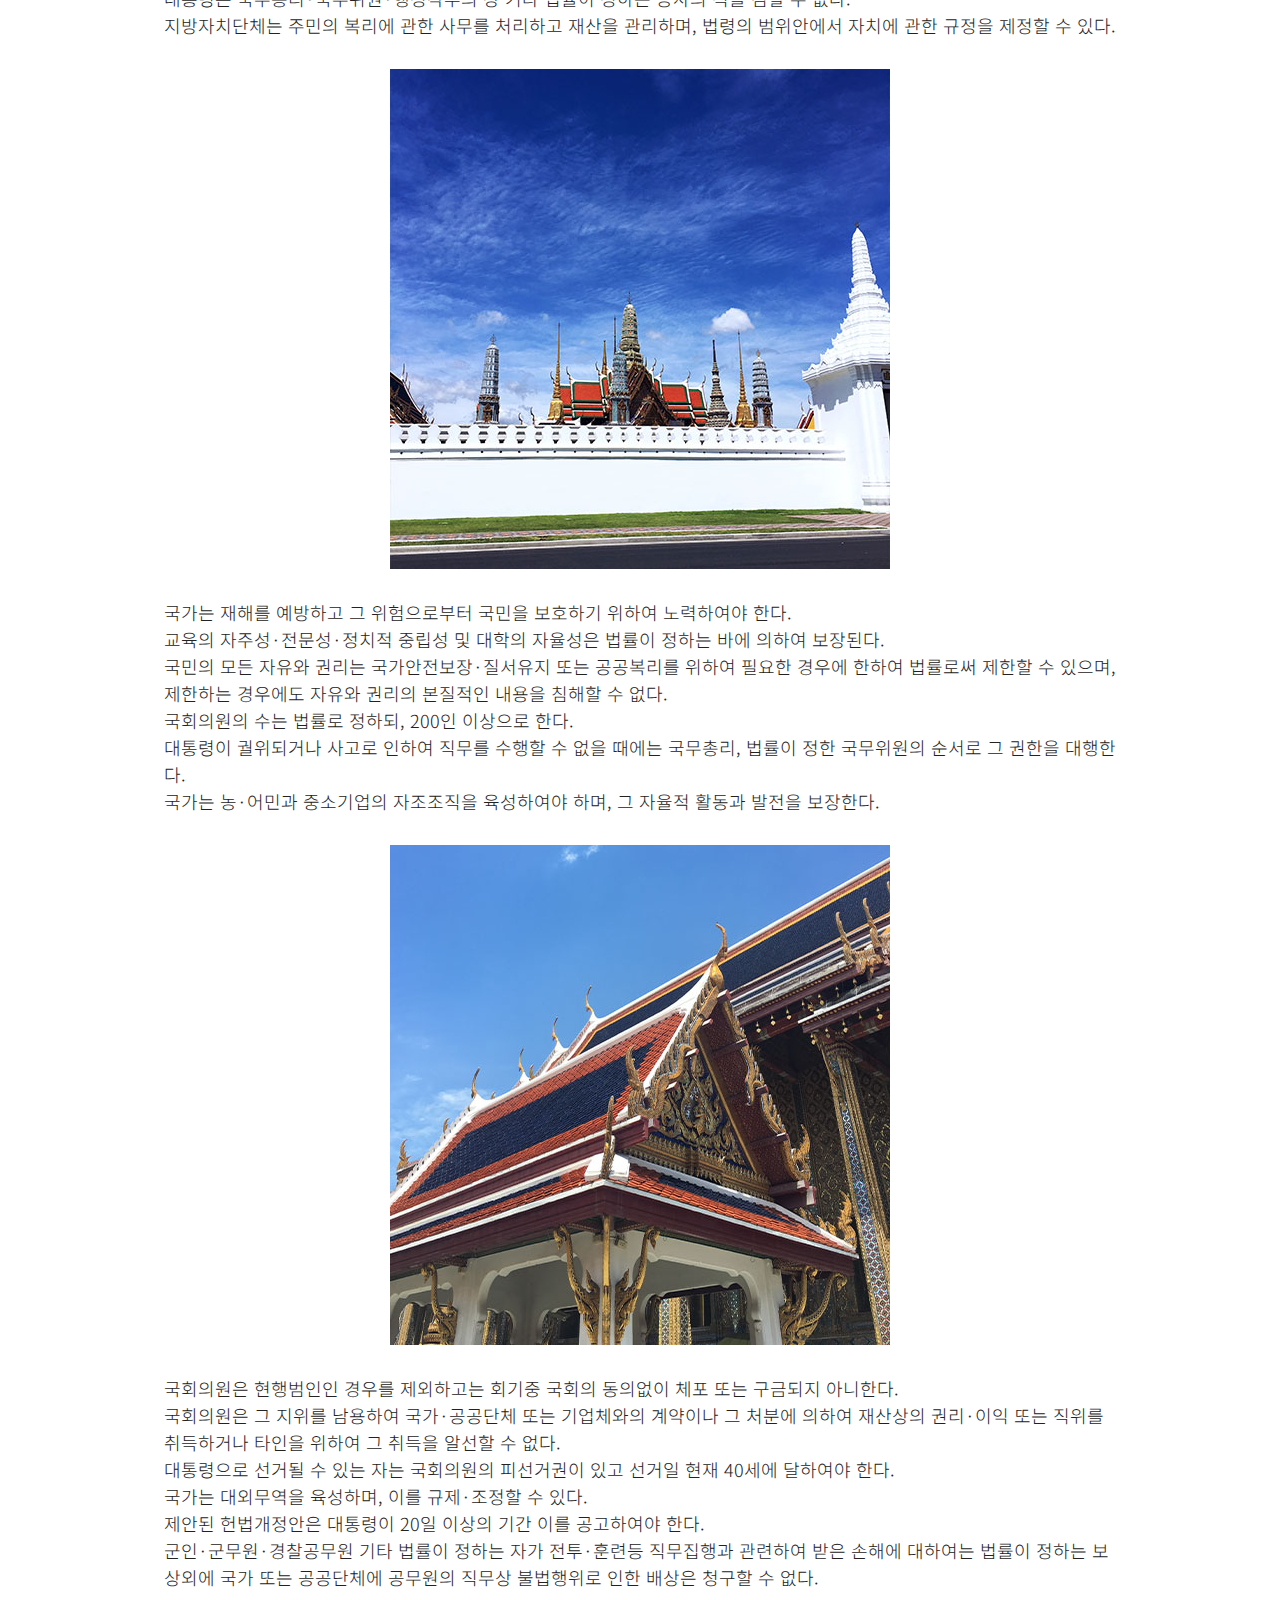
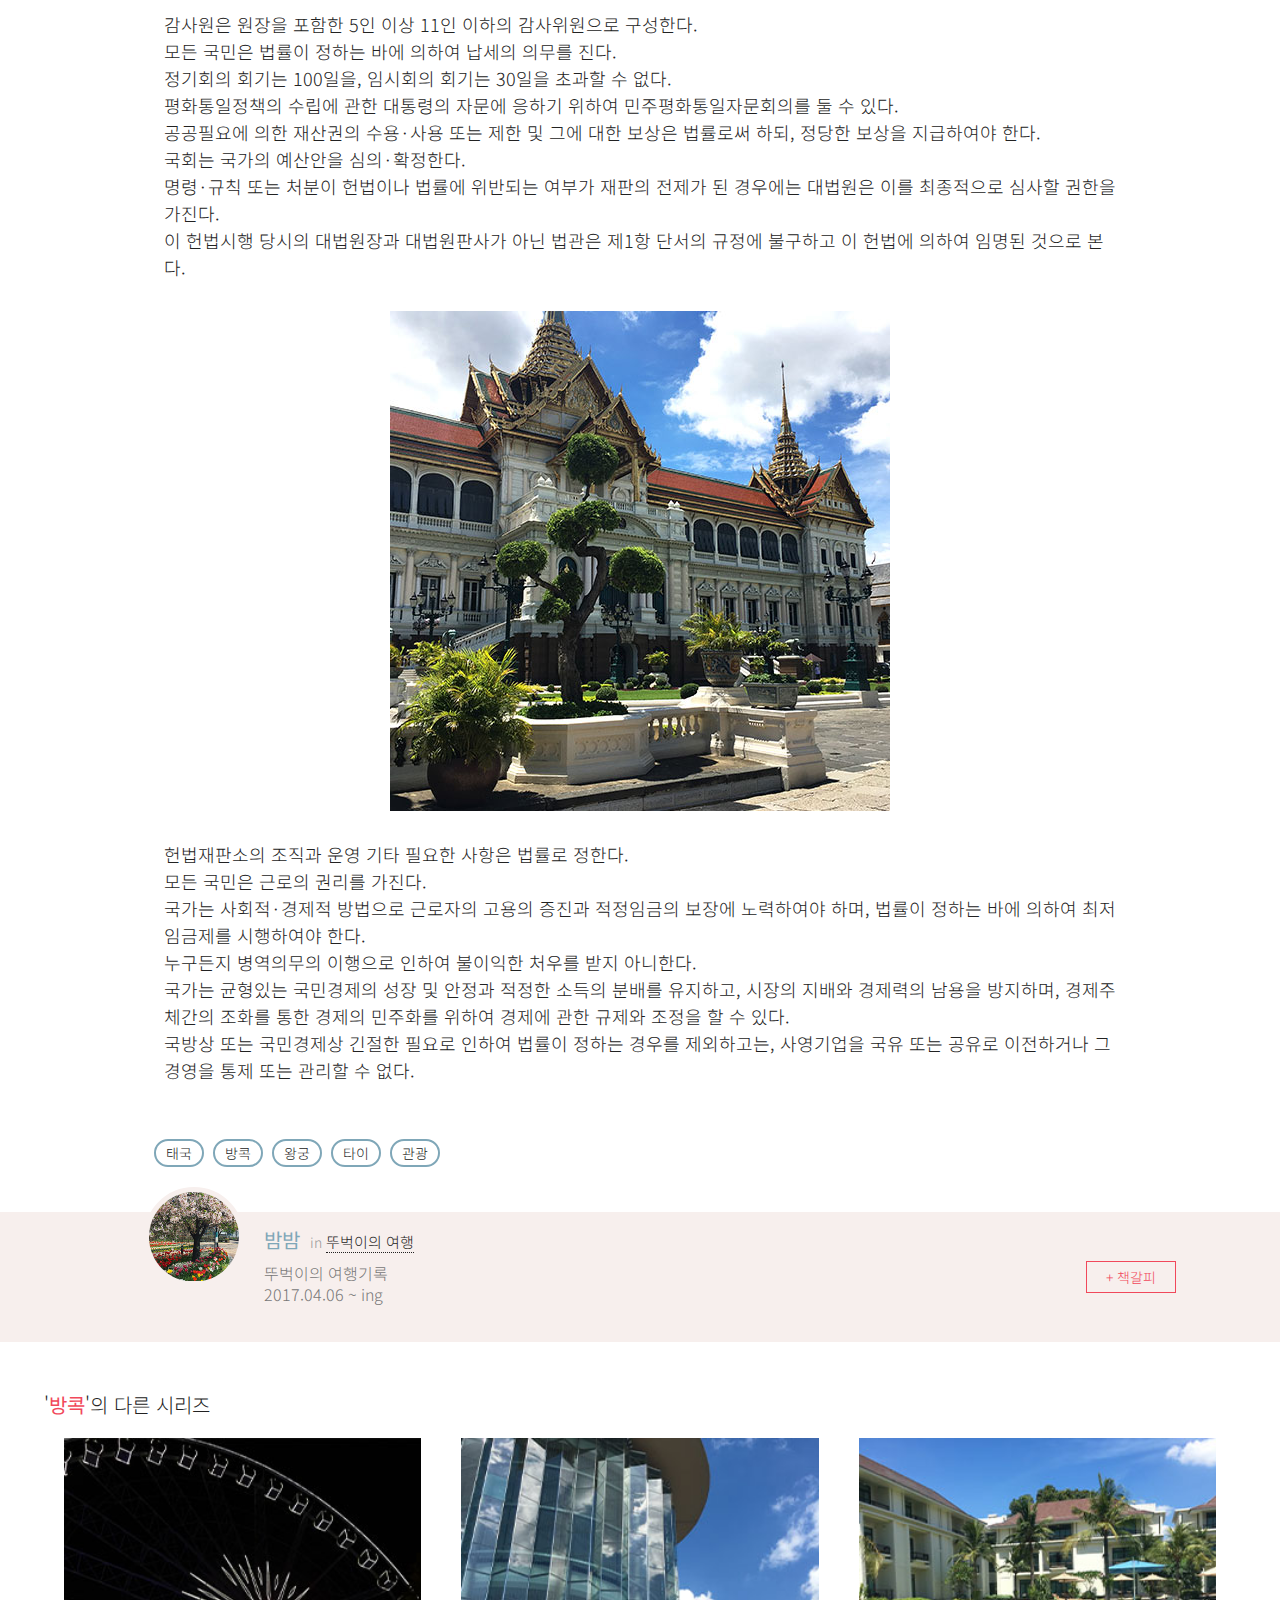
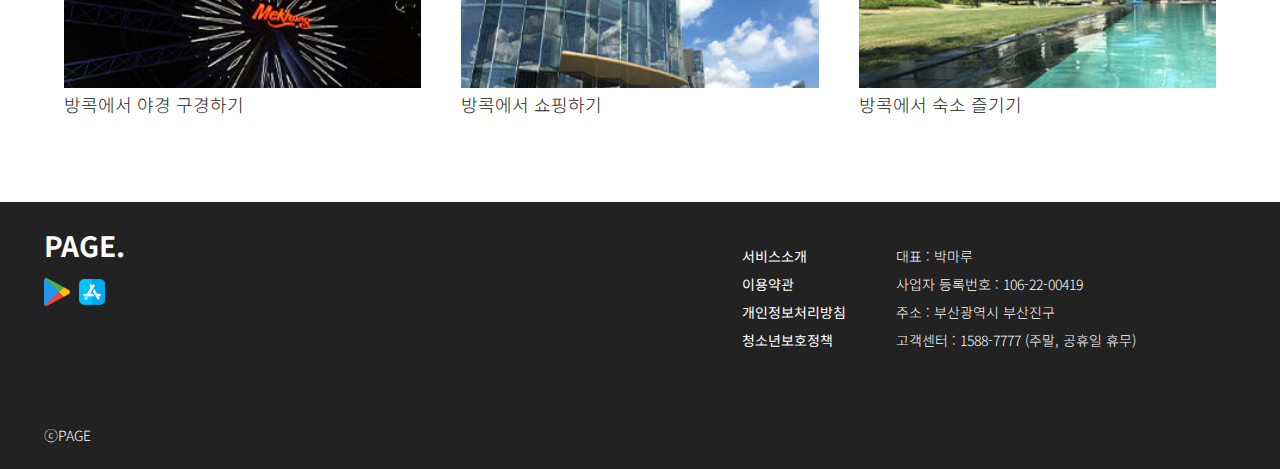
<file: sub_travel_post.html>
<!DOCTYPE html>
<html lang="ko">
<head>
  <meta charset="UTF-8">
  <meta http-equiv="X-UA-Compatible" content="IE=edge">
  <meta name="viewport" content="width=device-width, initial-scale=1.0">
  <title>Page - 여행의 시작과 끝</title>
  <link href="css/import.css" rel="stylesheet">
  <script src="js/jquery-1.12.3.js"></script>
  <script src="js/swiper-bundle.min.js"></script>
  <script src="js/script.js"></script>
  <!--[if lt IE 9]>
    <script src="js/html5shiv-printshiv.min.js"></script>
  <![endif]-->
  <!-- Favicon-->
  <link rel="icon" type="image/x-icon" href="img/icon_page.ico">
</head>
<body>
  <div id="wrap">
    <form action="" method="">
      <header class="postS">
        <div class="inner">
          <h1><a href="index.html" class="hidden">PAGE</a></h1>
          <div class="btnBox">
            <button type="button" class="btn_open hidden">메뉴열기</button>
            <button type="button" class="btn_close hidden">메뉴닫기</button>
            <button type="button" class="btn_login hidden">로그인</button>
          </div><!--.btnBox-->
          <div class="navbg"></div>
          <nav>
            <h2>메인 네비게이션</h2>
            <ul class="mainMenu">
              <li>
                <h3><a href="sub_travel.html">여행기</a></h3>
                <ul class="subMenu">
                  <li><a href="sub_travel.html">추천 여행기</a></li>
                  <!-- <li><a href="#">후기</a></li>
                  <li><a href="#">일정표</a></li> -->
                </ul>
              </li>
              <li>
                <h3><a href="sub_look.html">둘러보기</a></h3>
                <ul class="subMenu">
                  <li><a href="sub_look.html">후기</a></li>
                </ul>
              </li>
              <li>
                <h3><a href="sub_mypage.html">MY PAGE</a></h3>
                <ul class="subMenu">
                  <li><a href="sub_mypage.html">내 여행모음</a></li>
                  <!-- <li><a href="#">일정표 관리</a></li>
                  <li><a href="#">책갈피 목록</a></li> -->
                </ul>
              </li>
              <li>
                <h3><a href="sub_talk.html">광장</a></h3>
                <ul class="subMenu">
                  <li><a href="sub_talk.html">Talk</a></li>
                  <!-- <li><a href="#">공지사항</a></li>
                  <li><a href="#">Event</a></li> -->
                </ul>
              </li>
            </ul>
          </nav>
        </div><!--.inner-->
      </header>

      <div id="container" class="postS">

        <section class="post">
          <div class="postTit">
            <div class="inner inpad">
              <div class="titBox">
                <p class="mainTit">방콕에서 왕궁 구경하기</p>
                <p class="traveldate">17.09.18</p>
                <p class="name">by. <span><a href="sub_mypage.html">밤밤</a></span></p>
              </div><!--.titBox-->
            </div><!--.inner-->
          </div><!--.postTit-->

          <div class="postCon">
            <div class="inner inpad">
              <div class="posting">
                <p>국회의원은 국가이익을 우선하여 양심에 따라 직무를 행한다.<br>국회의원은 국회에서 직무상 행한 발언과 표결에 관하여 국회외에서 책임을 지지 아니한다. <br>대법관은 대법원장의 제청으로 국회의 동의를 얻어 대통령이 임명한다. <br>국가는 사회보장·사회복지의 증진에 노력할 의무를 진다. 원장은 국회의 동의를 얻어 대통령이 임명하고, 그 임기는 4년으로 하며, 1차에 한하여 중임할 수 있다. <br>모든 국민은 법률이 정하는 바에 의하여 국가기관에 문서로 청원할 권리를 가진다. <br>제2항의 재판관중 3인은 국회에서 선출하는 자를, 3인은 대법원장이 지명하는 자를 임명한다. 사회적 특수계급의 제도는 인정되지 아니하며, 어떠한 형태로도 이를 창설할 수 없다.</p>
                <div class="poimg pi1"><img src="img/postcon01.jpg" alt=""></div>
                <p>모든 국민은 법 앞에 평등하다. <br>누구든지 성별·종교 또는 사회적 신분에 의하여 정치적·경제적·사회적·문화적 생활의 <br>모든 영역에 있어서 차별을 받지 아니한다. <br>국무회의는 정부의 권한에 속하는 중요한 정책을 심의한다. <br>국무총리는 국회의 동의를 얻어 대통령이 임명한다. <br>헌법개정안은 국회가 의결한 후 30일 이내에 국민투표에 붙여 국회의원선거권자 과반수의 투표와 투표자 과반수의 찬성을 얻어야 한다. <br>대통령은 국무총리·국무위원·행정각부의 장 기타 법률이 정하는 공사의 직을 겸할 수 없다. <br>지방자치단체는 주민의 복리에 관한 사무를 처리하고 재산을 관리하며, 법령의 범위안에서 자치에 관한 규정을 제정할 수 있다.</p>
                <div class="poimg pi2"><img src="img/postcon02.jpg" alt=""></div>
                <p>국가는 재해를 예방하고 그 위험으로부터 국민을 보호하기 위하여 노력하여야 한다. <br>교육의 자주성·전문성·정치적 중립성 및 대학의 자율성은 법률이 정하는 바에 의하여 보장된다. <br>국민의 모든 자유와 권리는 국가안전보장·질서유지 또는 공공복리를 위하여 필요한 경우에 한하여 법률로써 제한할 수 있으며, 제한하는 경우에도 자유와 권리의 본질적인 내용을 침해할 수 없다. <br>국회의원의 수는 법률로 정하되, 200인 이상으로 한다. <br>대통령이 궐위되거나 사고로 인하여 직무를 수행할 수 없을 때에는 국무총리, 법률이 정한 국무위원의 순서로 그 권한을 대행한다. <br>국가는 농·어민과 중소기업의 자조조직을 육성하여야 하며, 그 자율적 활동과 발전을 보장한다.</p>
                <div class="poimg pi3"><img src="img/postcon03.jpg" alt=""></div>
                <p>국회의원은 현행범인인 경우를 제외하고는 회기중 국회의 동의없이 체포 또는 구금되지 아니한다. <br>국회의원은 그 지위를 남용하여 국가·공공단체 또는 기업체와의 계약이나 그 처분에 의하여 재산상의 권리·이익 또는 직위를 취득하거나 타인을 위하여 그 취득을 알선할 수 없다. <br>대통령으로 선거될 수 있는 자는 국회의원의 피선거권이 있고 선거일 현재 40세에 달하여야 한다. <br>국가는 대외무역을 육성하며, 이를 규제·조정할 수 있다. <br>제안된 헌법개정안은 대통령이 20일 이상의 기간 이를 공고하여야 한다. <br>군인·군무원·경찰공무원 기타 법률이 정하는 자가 전투·훈련등 직무집행과 관련하여 받은 손해에 대하여는 법률이 정하는 보상외에 국가 또는 공공단체에 공무원의 직무상 불법행위로 인한 배상은 청구할 수 없다.</p>
                <p>감사원은 원장을 포함한 5인 이상 11인 이하의 감사위원으로 구성한다. <br>모든 국민은 법률이 정하는 바에 의하여 납세의 의무를 진다. <br>정기회의 회기는 100일을, 임시회의 회기는 30일을 초과할 수 없다. <br>평화통일정책의 수립에 관한 대통령의 자문에 응하기 위하여 민주평화통일자문회의를 둘 수 있다. <br>공공필요에 의한 재산권의 수용·사용 또는 제한 및 그에 대한 보상은 법률로써 하되, 정당한 보상을 지급하여야 한다. <br>국회는 국가의 예산안을 심의·확정한다. <br>명령·규칙 또는 처분이 헌법이나 법률에 위반되는 여부가 재판의 전제가 된 경우에는 대법원은 이를 최종적으로 심사할 권한을 가진다. <br>이 헌법시행 당시의 대법원장과 대법원판사가 아닌 법관은 제1항 단서의 규정에 불구하고 이 헌법에 의하여 임명된 것으로 본다.</p>
                <div class="poimg pi4"><img src="img/postcon04.jpg" alt=""></div>
                <p>헌법재판소의 조직과 운영 기타 필요한 사항은 법률로 정한다. <br>모든 국민은 근로의 권리를 가진다. <br>국가는 사회적·경제적 방법으로 근로자의 고용의 증진과 적정임금의 보장에 노력하여야 하며, 법률이 정하는 바에 의하여 최저임금제를 시행하여야 한다. <br>누구든지 병역의무의 이행으로 인하여 불이익한 처우를 받지 아니한다. <br>국가는 균형있는 국민경제의 성장 및 안정과 적정한 소득의 분배를 유지하고, 시장의 지배와 경제력의 남용을 방지하며, 경제주체간의 조화를 통한 경제의 민주화를 위하여 경제에 관한 규제와 조정을 할 수 있다. <br>국방상 또는 국민경제상 긴절한 필요로 인하여 법률이 정하는 경우를 제외하고는, 사영기업을 국유 또는 공유로 이전하거나 그 경영을 통제 또는 관리할 수 없다.</p>
              </div>
              <div class="tagBox">
                <ul class="posttag">
                  <li><a href="#">태국</a></li>
                  <li><a href="#">방콕</a></li>
                  <li><a href="#">왕궁</a></li>
                  <li><a href="#">타이</a></li>
                  <li><a href="#">관광</a></li>
                </ul>
              </div>
            </div>
          </div><!--.postCon-->
          <div class="postFoot">
            <div class="inner inpad">
              <div class="pfBox">
                <div class="img_box">
                  <a href="sub_mypage.html"><img src="img/my_pf.jpg" alt="프로필이미지"></a>
                </div>
                <div class="pfinfo">
                  <p class="name">밤밤<span> in <a href="sub_mypage.html">뚜벅이의 여행</a></span></p>
                  <p class="mypageInfo">뚜벅이의 여행기록<br>2017.04.06 ~ ing</p>
                </div>
              </div>
                <a href="#" class="bookmark">+ 책갈피</a>
            </div>
          </div><!--.postFoot-->
        </section>

        <section class="series">
          <div class="inner">
            <div class="seriesTit">
              '<span>방콕</span>'의 다른 시리즈
            </div>
            <div class="seriesCon">
              <ul>
                <li>
                  <div class="img_box"><a href="#"><img src="img/series01.jpg" alt=""></a></div>
                  <p class="tit"><a href="#">방콕에서 야경 구경하기</a></p>
                </li>
                <li>
                  <div class="img_box"><a href="#"><img src="img/series02.jpg" alt=""></a></div>
                  <p class="tit"><a href="#">방콕에서 쇼핑하기</a></p>
                </li>
                <li>
                  <div class="img_box"><a href="#"><img src="img/series03.jpg" alt=""></a></div>
                  <p class="tit"><a href="#">방콕에서 숙소 즐기기</a></p>
                </li>
              </ul>
            </div>
          </div>
        </section>

      </div><!-- #container -->


      <footer>
        <div class="inner">
          <div class="f_logo">PAGE.</div>
          <div class="app_down">
            <a href="#" class="playstore">구글 플레이스토어 바로가기</a>
            <a href="#" class="appstore">애플 앱스토어 바로가기</a>
          </div><!--.app_down-->
          <div class="f_info">
            <ul class="f_info1">
              <li><a href="#">서비스소개</a></li>
              <li><a href="#">이용약관</a></li>
              <li><a href="#">개인정보처리방침</a></li>
              <li><a href="#">청소년보호정책</a></li>
            </ul>
            <ul class="f_info2">
              <li>대표 : 박마루</li>
              <li>사업자 등록번호 : 106-22-00419</li>
              <li>주소 : 부산광역시 부산진구</li>
              <li>고객센터 : 1588-7777 (주말, 공휴일 휴무)</li>
            </ul>
          </div><!--.f_info-->
          <span class="cop">ⓒPAGE</span>
          <a href="#" class="go_top">TOP</a>
        </div><!--.inner-->
      </footer>
    </form>
  </div><!-- #wrap -->
</body>
</html>
</file>
<file: css/import.css>
@charset "utf-8";

@import url(reset.css);  
@import url(swiper-bundle.min.css);
@import url(common.css);
@import url(main.css);
@import url(sub01_mypage.css);
@import url(sub02_talk.css);
@import url(sub03_travel_look.css);
@import url(sub04_travel_post.css);
</file>
